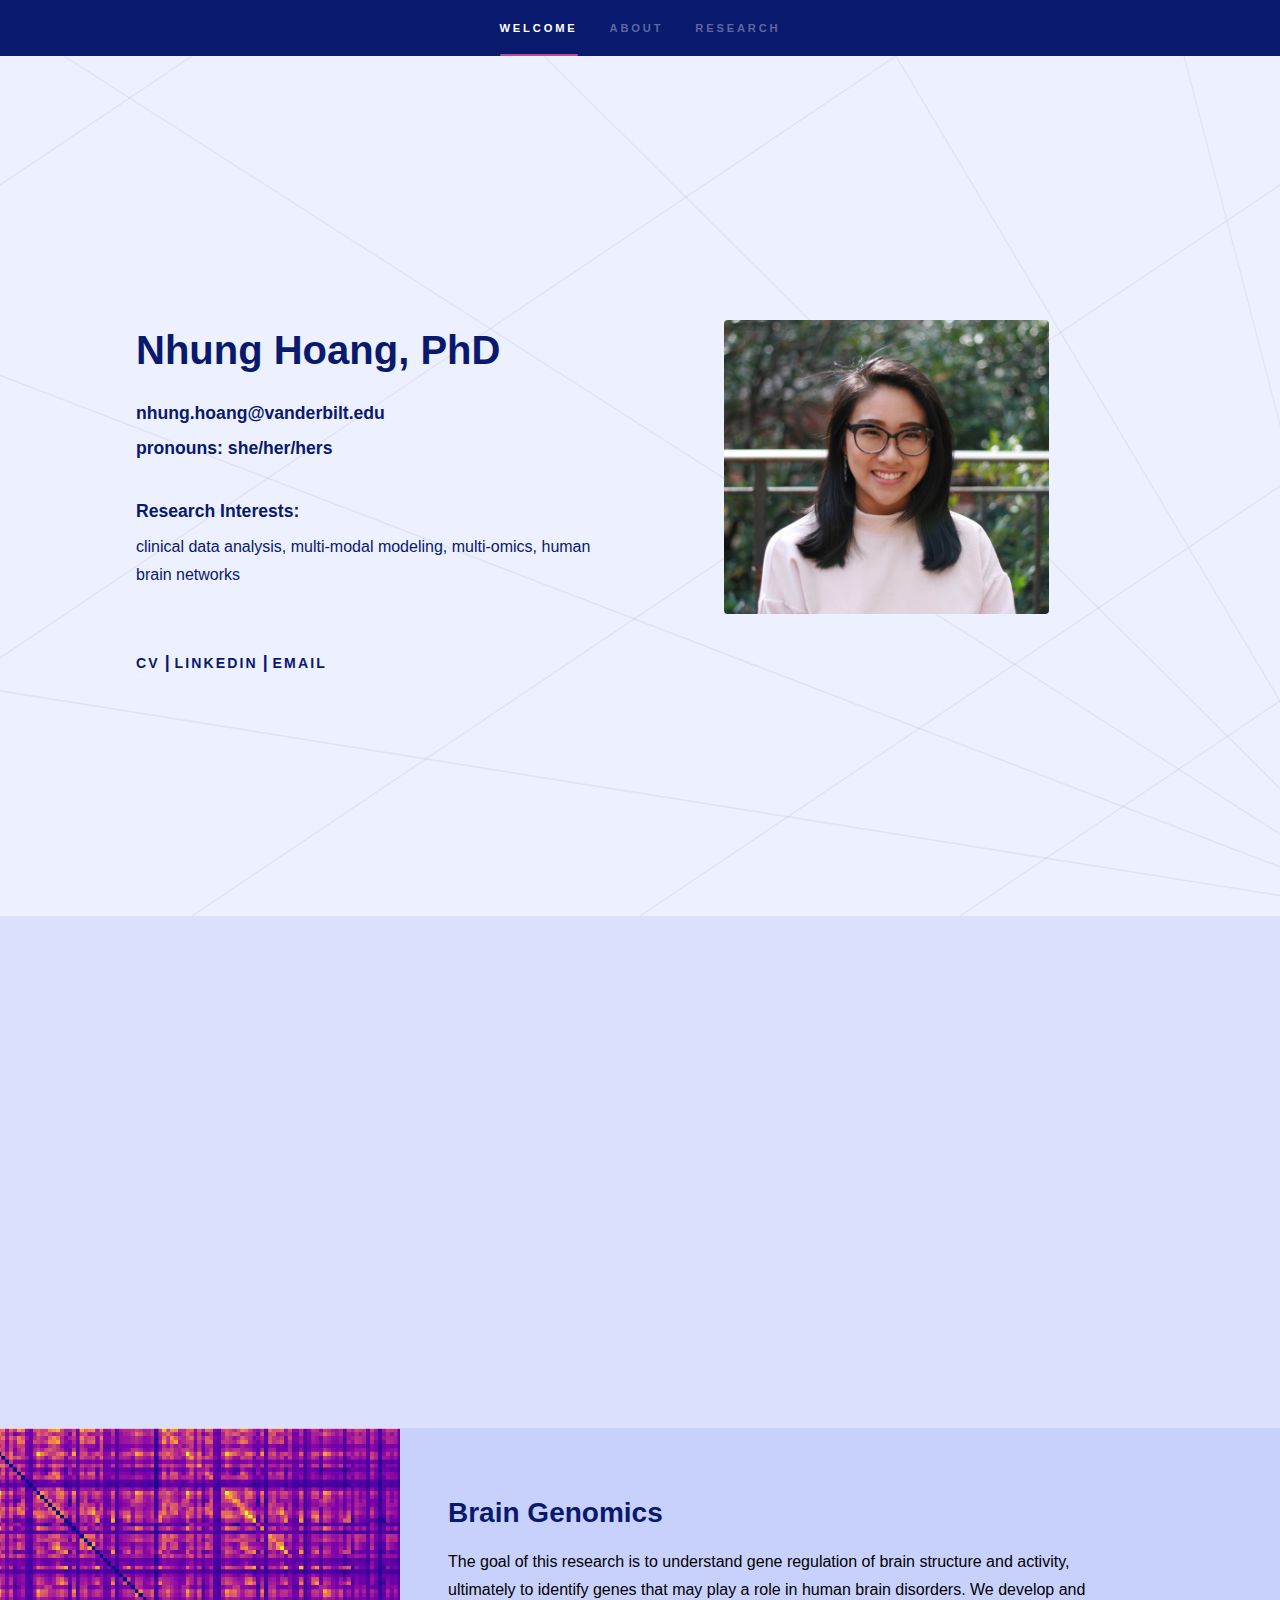
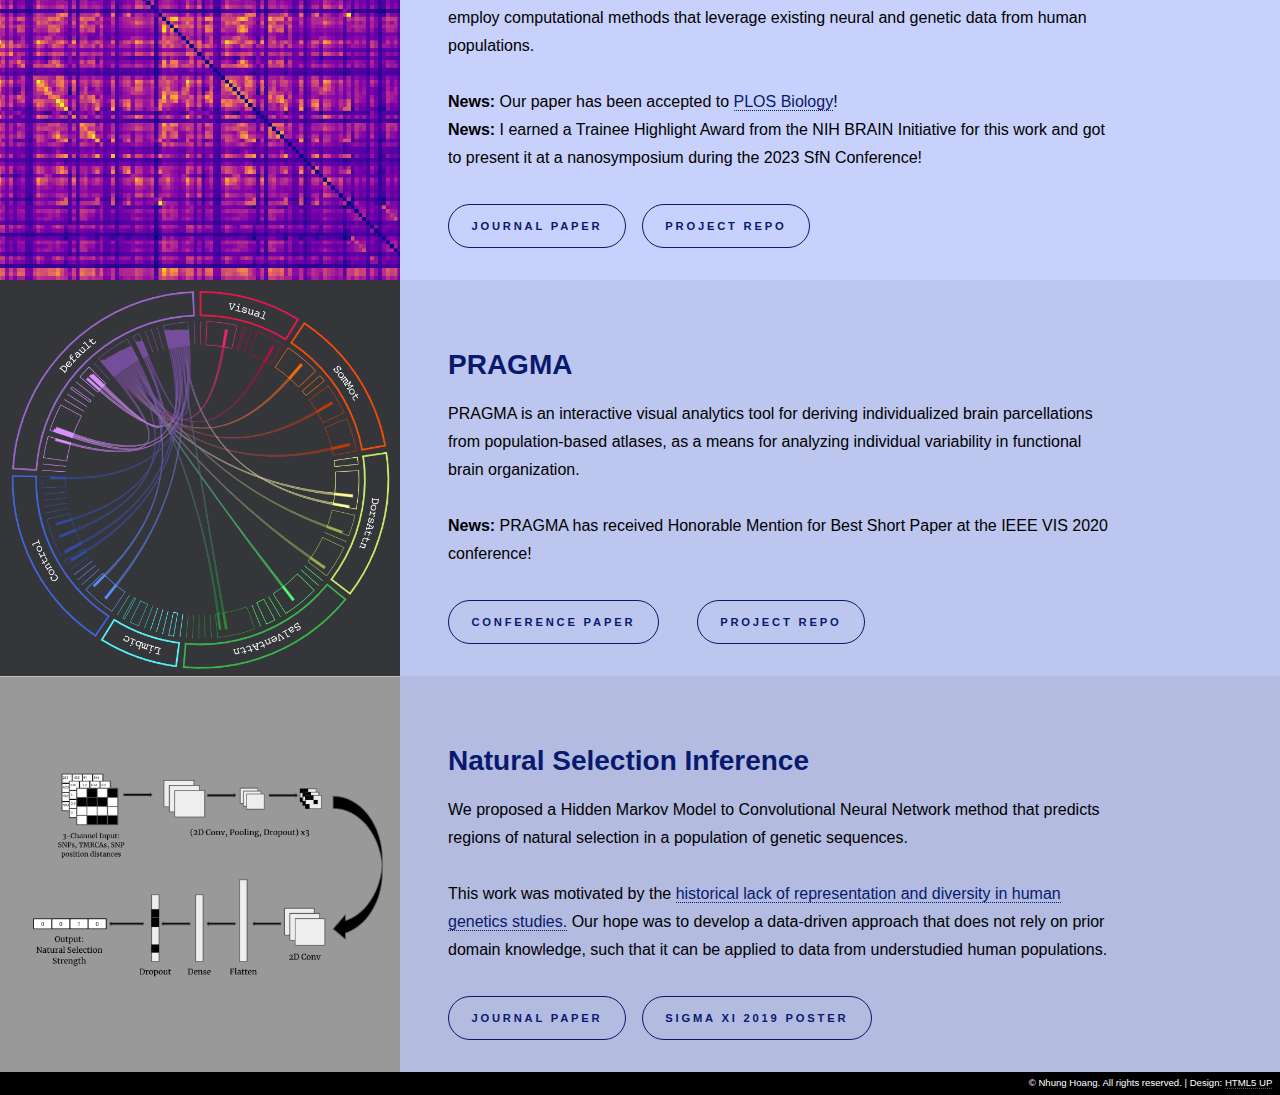
<file: index.html>
<!DOCTYPE HTML>
<!--
	Hyperspace by HTML5 UP
	html5up.net | @ajlkn
	Free for personal and commercial use under the CCA 3.0 license (html5up.net/license)

	Modified by Nhung Hoang (2020)
-->
<html>
	<head>
		<title>Nhung Hoang</title>
		<meta charset="utf-8" />
		<meta name="viewport" content="width=device-width, initial-scale=1, user-scalable=no" />
        <meta name="google-site-verification" content="8ulT0guJZN6Cw-CFU0eICPSkIwxCScrVVlfltsKUYB4" />
		<link rel="stylesheet" href="assets/css/main.css" />
		<noscript><link rel="stylesheet" href="assets/css/noscript.css" /></noscript>
	</head>
	<body class="is-preload">

		<!-- Sidebar -->
			<section id="sidebar">
				<div class="inner">
					<nav>
						<ul>
							<li><a href="#intro">Welcome</a></li>
							<li><a href="#one">About</a></li>
							<li><a href="#two">Research</a></li>
						</ul>
					</nav>
				</div>
			</section>

		<!-- Wrapper -->
			<div id="wrapper">

				<!-- Intro -->
				<section id="intro" class="wrapper style1 fullscreen fade-up">
					<div class="inner">
							<div class="row">
								<div class="column">
									<h1>Nhung Hoang, PhD</h1>
									<h3>nhung.hoang@vanderbilt.edu</h3>
									<h3>pronouns: she/her/hers</h3>
									<br>
									<h3>Research Interests: </h3>
									<p style="color: #08196e; font-size: 1em;">clinical data analysis, multi-modal modeling, multi-omics, human brain networks</p>
									<br>
									<h3>
										<a class="major" href="https://drive.google.com/file/d/1LXNx8i1ftZk1jjzv_lJwIo_4sTu_8pvP/view?usp=sharing" target="_blank">CV</a>
										 |
										<a class="major" href="https://www.linkedin.com/in/nhunghoang/" target="_blank">LinkedIn</a>
										 |
										<a class="major" href="mailto:nhung.hoang@vanderbilt.edu">Email</a>
									</h3>
								</div>
								<div class="column">
									<div class="image main"><img src="images/headshot-2021.JPG" alt="" data-position="top center"/></div>
								</div>
							</div>
					</div>
				</section>

				<!-- One -->
				<section id="one" class="wrapper style3 fade-up">
					<div class="inner">
						<h2>About</h2>
						<p>Hello, my name is Nhung ("ny-oom") &#128522; I enjoy working on interdisciplinary research questions, especially ones 
                           with positive impact on human health. I recently earned a PhD in computer science under the guidance 
                           of <a class="minor" href="https://www.rubinovlab.net" target="_blank">Dr. Mika Rubinov</a> at Vanderbilt University.  
                           My work sought to advance our understanding of human brain organization and the genetic mechanisms that underlie individual variation in our brains.  
						</p>
						<p>
							I earned my B.A. in computer science from Swarthmore College in 2019. I am a proud first-generation
							college graduate, and one of my lifelong goals is to work with educators on expanding access to
							both STEM education and higher education. In addition to research, I love playing ultimate frisbee and
							visiting local coffee shops!
						</p>
						<!-- <p style="font-size:0.8em">
							<i>*Nhung in Vietnamese nearly sounds like "ny-oom" in American English. Imagine a racecar zooming by.</i>
						</p> -->
					</div>
				</section>

				<!-- Two -->
				<section id="two" class="wrapper style2 spotlights">
					<section>
						<a class="image"><img src="images/hcp_fc.png" alt="" data-position="center center" /></a>
						<div class="content">
							<div class="inner">
								<h2>Brain Genomics</h2>
								<p>The goal of this research is to understand gene regulation of brain structure and activity, ultimately
									to identify genes that may play a role in human brain disorders. We develop and employ computational
									methods that leverage existing neural and genetic data from human populations. 
									<br><br>
									<b>News: </b>Our paper has been accepted to <a class="minor" href="https://journals.plos.org/plosbiology/article?id=10.1371/journal.pbio.3002782" target="_blank">PLOS Biology</a>!
                                    <br>
									<b>News: </b>I earned a Trainee Highlight Award from the NIH BRAIN Initiative for this work and got to 
                                                 present it at a nanosymposium during the 2023 SfN Conference!
								</p>
								<ul class="actions">
									<li><a href="https://journals.plos.org/plosbiology/article?id=10.1371/journal.pbio.3002782" target="_blank" class="button">journal paper</a></li>
									<li><a href="https://github.com/nhunghoang/brain_genomics" target="_blank" class="button">project repo</a></li>
								</ul>
							</div>
						</div>
					</section>

					<section>
						<a class="image"><img src="images/pragma_square.png" alt="" data-position="top center" /></a>
						<div class="content">
							<div class="inner">
								<h2>PRAGMA</h2>
								<p>PRAGMA is an interactive visual analytics tool for deriving individualized brain parcellations from population-based atlases,
									as a means for analyzing individual variability in functional brain organization.
									<br><br>
									<b>News: </b>PRAGMA has received Honorable Mention for Best Short Paper at the IEEE VIS 2020 conference!
								</p>
								<ul class="actions">
									<li><a href="https://tinyurl.com/rvtfyx2j" target="_blank" class="button">conference paper</a>
										<a href="https://github.com/nhunghoang/PRAGMA" target="_blank" class="button leftmargin">project repo</a></li>
								</ul>
							</div>
						</div>
					</section>

					<section>
						<a class="image"><img src="images/hmm_cnn.png" alt="" data-position="top center" /></a>
						<div class="content">
							<div class="inner">
								<h2>Natural Selection Inference</h2>
								<p>We proposed a Hidden Markov Model to Convolutional Neural Network method that predicts regions of natural selection in a population of genetic sequences.
									<br><br>
									This work was motivated by the <a class="minor" href="https://www.cell.com/cell/pdf/S0092-8674(19)30231-4.pdf" target="_blank">
									historical lack of representation and diversity in human genetics studies.</a>
									Our hope was to develop a data-driven approach that does not rely on prior domain knowledge, such that it can be
									applied to data from understudied human populations.
								</p>
								<ul class="actions">
									<li><a href="https://onlinelibrary.wiley.com/doi/10.1111/1755-0998.13386" target="_blank" class="button">journal paper</a>
									<li><a href="https://tinyurl.com/s4a48fmy" target="_blank" class="button">Sigma Xi 2019 poster</a>
								</ul>
							</div>
						</div>
					</section>
			</div>

		<!-- Footer -->
			<footer id="footer" class="wrapper style1-alt">
				<p> &copy; Nhung Hoang. All rights reserved. | Design: <a href="http://html5up.net">HTML5 UP </a></p>
			</footer>

		<!-- Scripts -->
			<script src="assets/js/jquery.min.js"></script>
			<script src="assets/js/jquery.scrollex.min.js"></script>
			<script src="assets/js/jquery.scrolly.min.js"></script>
			<script src="assets/js/browser.min.js"></script>
			<script src="assets/js/breakpoints.min.js"></script>
			<script src="assets/js/util.js"></script>
			<script src="assets/js/main.js"></script>

	</body>
</html>
</file>
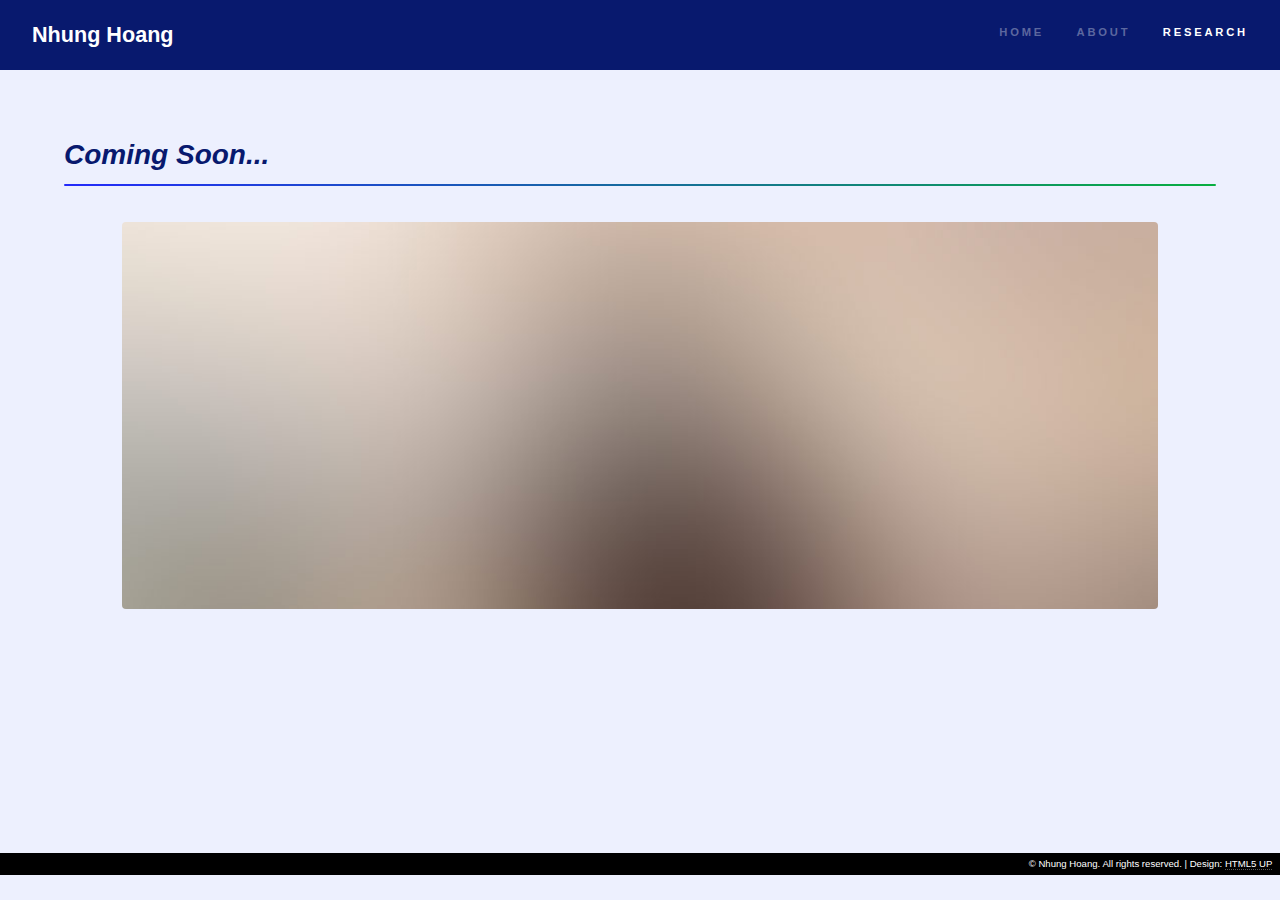
<file: brain_genomics.html>
<!DOCTYPE HTML>
<!--
	Hyperspace by HTML5 UP
	html5up.net | @ajlkn
	Free for personal and commercial use under the CCA 3.0 license (html5up.net/license)
-->
<html>
	<head>
		<title>Nhung Hoang</title>
		<meta charset="utf-8" />
		<meta name="viewport" content="width=device-width, initial-scale=1, user-scalable=no" />
		<link rel="stylesheet" href="assets/css/main.css" />
		<noscript><link rel="stylesheet" href="assets/css/noscript.css" /></noscript>
	</head>
	<body class="is-preload">

		<!-- Header -->
			<header id="header">
				<a href="index.html" class="title">Nhung Hoang</a>
				<nav>
					<ul>
						<li><a href="index.html">Home</a></li>
						<li><a href="index.html#one">About</a></li>
						<li><a href="index.html#two" class="active">Research</a></li>
						<!-- <li><a href="index.html#three">Contact</a></li> -->
					</ul>
				</nav>
			</header>

		<!-- Wrapper -->
			<div id="wrapper">

				<!-- Main -->
					<section id="main" class="wrapper">
						<div class="inner">
							<h2 class="major"><i>Coming Soon...</i></h2>
							<span class="image fit"><img src="images/tmp_pic.jpg" alt="" /></span>
							<p class="tmp">tmp</p>
							<p class="tmp">tmp</p>
							<p class="tmp">tmp</p>
						</div>
					</section>

			</div>

		<!-- Footer -->
			<footer id="footer" class="wrapper style1-alt">
				<p> &copy; Nhung Hoang. All rights reserved. | Design: <a href="http://html5up.net">HTML5 UP </a></p>
			</footer>

		<!-- Scripts -->
			<script src="assets/js/jquery.min.js"></script>
			<script src="assets/js/jquery.scrollex.min.js"></script>
			<script src="assets/js/jquery.scrolly.min.js"></script>
			<script src="assets/js/browser.min.js"></script>
			<script src="assets/js/breakpoints.min.js"></script>
			<script src="assets/js/util.js"></script>
			<script src="assets/js/main.js"></script>

	</body>
</html>
</file>
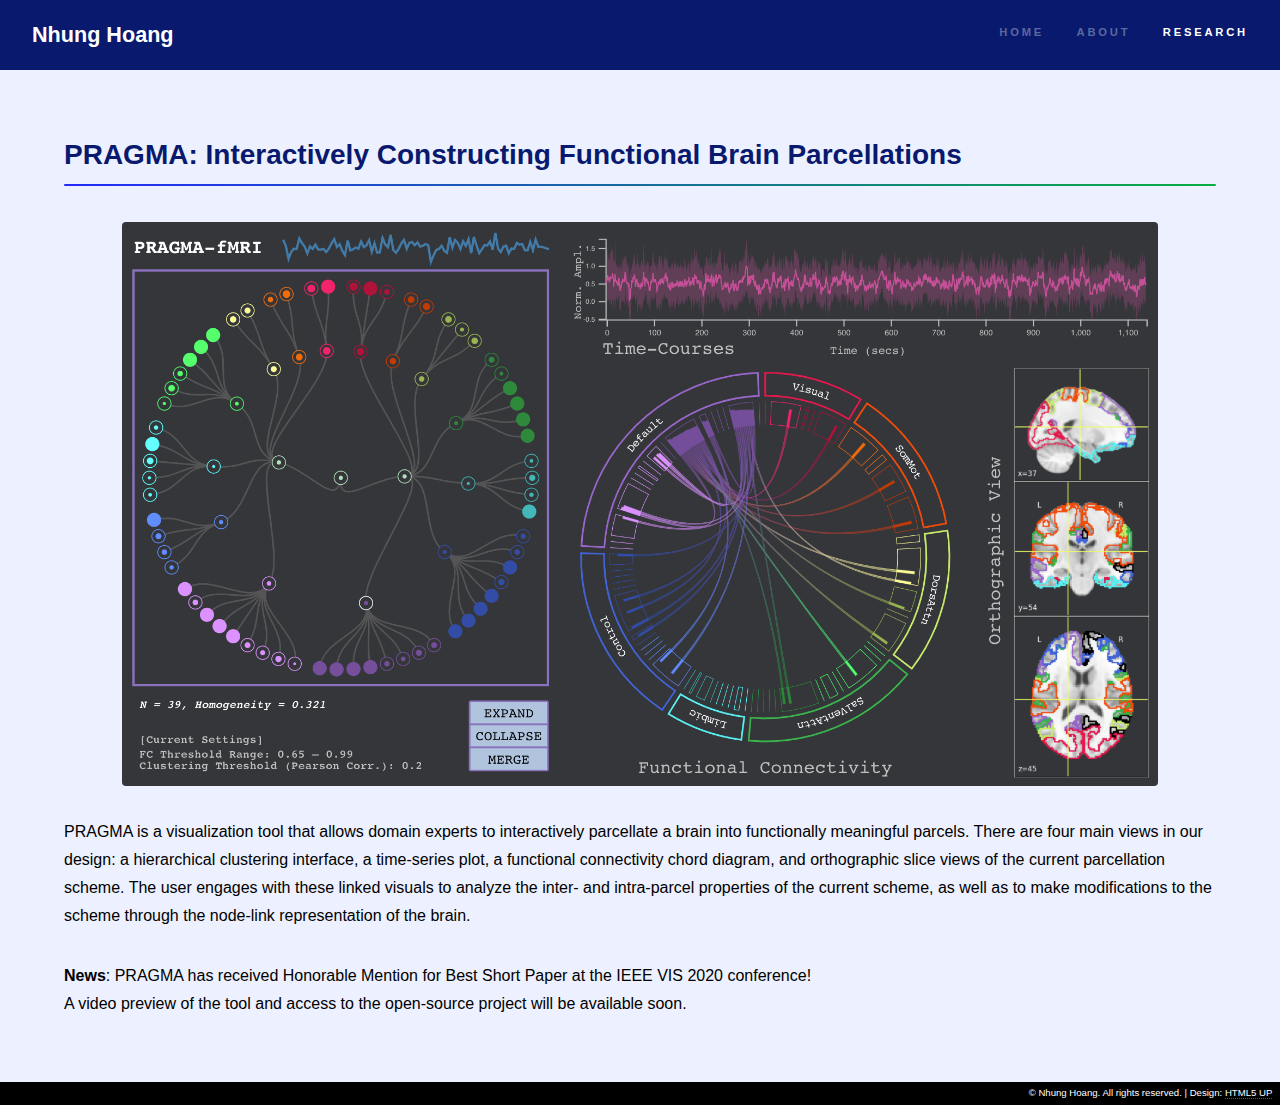
<file: pragma.html>
<!DOCTYPE HTML>
<!--
	Hyperspace by HTML5 UP
	html5up.net | @ajlkn
	Free for personal and commercial use under the CCA 3.0 license (html5up.net/license)

	Modified by Nhung Hoang (2020)
-->
<html>
	<head>
		<title>Nhung Hoang</title>
		<meta charset="utf-8" />
		<meta name="viewport" content="width=device-width, initial-scale=1, user-scalable=no" />
		<link rel="stylesheet" href="assets/css/main.css" />
		<noscript><link rel="stylesheet" href="assets/css/noscript.css" /></noscript>
	</head>
	<body class="is-preload">

		<!-- Header -->
			<header id="header">
				<a href="index.html" class="title">Nhung Hoang</a>
				<nav>
					<ul>
						<li><a href="index.html">Home</a></li>
						<li><a href="index.html#one">About</a></li>
						<li><a href="index.html#two" class="active">Research</a></li>
						<!-- <li><a href="index.html#three">Contact</a></li> -->
					</ul>
				</nav>
			</header>

		<!-- Wrapper -->
			<div id="wrapper">

				<!-- Main -->
					<section id="main" class="wrapper">
						<div class="inner">
							<h2 class="major">PRAGMA: Interactively Constructing Functional Brain Parcellations</h2>
							<span class="image fit"><img src="images/pragma_full.png" alt="" /></span>
							<p>PRAGMA is a visualization tool that allows domain experts to interactively parcellate
								a brain into functionally meaningful parcels. There are four main views in our design: a
								hierarchical clustering interface, a time-series plot, a functional connectivity chord
								diagram, and orthographic slice views of the current parcellation scheme. The user engages
								with these linked visuals	to analyze the inter- and intra-parcel properties of the current
								scheme, as well as to make modifications to the scheme through the node-link representation
								of the brain.
							</p>
							<p><strong>News</strong>: PRAGMA has received Honorable Mention for Best Short Paper at the IEEE VIS 2020 conference!
								<br>A video preview of the tool and access to the open-source project will be available soon.
							<p>
						</div>
					</section>

			</div>

		<!-- Footer -->
			<footer id="footer" class="wrapper style1-alt">
				<p> &copy; Nhung Hoang. All rights reserved. | Design: <a href="http://html5up.net">HTML5 UP </a></p>
			</footer>

		<!-- Scripts -->
			<script src="assets/js/jquery.min.js"></script>
			<script src="assets/js/jquery.scrollex.min.js"></script>
			<script src="assets/js/jquery.scrolly.min.js"></script>
			<script src="assets/js/browser.min.js"></script>
			<script src="assets/js/breakpoints.min.js"></script>
			<script src="assets/js/util.js"></script>
			<script src="assets/js/main.js"></script>

	</body>
</html>
</file>
<file: assets/css/noscript.css>
/*
	Hyperspace by HTML5 UP
	html5up.net | @ajlkn
	Free for personal and commercial use under the CCA 3.0 license (html5up.net/license)
*/

/* Spotlights */

	.spotlights > section > .image:before {
		opacity: 0 !important;
	}

	.spotlights > section > .content > .inner {
		-moz-transform: none !important;
		-webkit-transform: none !important;
		-ms-transform: none !important;
		transform: none !important;
		opacity: 1 !important;
	}

/* Wrapper */

	.wrapper > .inner {
		opacity: 1 !important;
		-moz-transform: none !important;
		-webkit-transform: none !important;
		-ms-transform: none !important;
		transform: none !important;
	}

/* Sidebar */

	#sidebar > .inner {
		opacity: 1 !important;
	}

	#sidebar nav > ul > li {
		-moz-transform: none !important;
		-webkit-transform: none !important;
		-ms-transform: none !important;
		transform: none !important;
		opacity: 1 !important;
	}
</file>
<file: assets/css/main.css>
@import url(fontawesome-all.min.css);

/*
	Hyperspace by HTML5 UP
	html5up.net | @ajlkn
	Free for personal and commercial use under the CCA 3.0 license (html5up.net/license)

	Modified by Nhung Hoang (2020)
*/

:root {
	/* space */
	--menu-pink: #b74e91;
	--menu-base: #08196e;
	--main-base: #edf0fe; /* f8f8fa */
	--about-base: #dbe0fc; /* #edf0fe */
	--project-base-lightest: #c8d1fb; /* #e5e6eb */
	--footer-base: #000000; /* nice dark purple: 493382 */
	--gradient-start: #232afa;
	--gradient-end: #09ae40;

	/* text */
	--menu-active: #ffffff;
	--menu-inactive: rgba(255, 255, 255, 0.35);
	--menu-hover: rgba(255, 255, 255, 0.55);
	--main-header: #08196e; /* 474747 */
	--main-hover: #c0c2ce;

	/* button */
	--button-outline: rgba(8, 25, 110, 1);
	--button-text: rgba(8, 25, 110, 1);
	--button-hover: rgba(8, 25, 110, 0.5);

}

html, body, div, span, applet, object,
iframe, h1, h2, h3, h4, h5, h6, p, blockquote,
pre, a, abbr, acronym, address, big, cite,
code, del, dfn, em, img, ins, kbd, q, s, samp,
small, strike, strong, sub, sup, tt, var, b,
u, i, center, dl, dt, dd, ol, ul, li, fieldset,
form, label, legend, table, caption, tbody,
tfoot, thead, tr, th, td, article, aside,
canvas, details, embed, figure, figcaption,
footer, header, hgroup, menu, nav, output, ruby,
section, summary, time, mark, audio, video {
	margin: 0;
	padding: 0;
	border: 0;
	font-size: 100%;
	font: inherit;
	vertical-align: baseline;}

article, aside, details, figcaption, figure,
footer, header, hgroup, menu, nav, section {
	display: block;}

body {
	line-height: 1;
}

ol, ul {
	list-style: none;
}

blockquote, q {
	quotes: none;
}

	blockquote:before, blockquote:after, q:before, q:after {
		content: '';
		content: none;
	}

table {
	border-collapse: collapse;
	border-spacing: 0;
}

body {
	-webkit-text-size-adjust: none;
}

mark {
	background-color: transparent;
	color: inherit;
}

input::-moz-focus-inner {
	border: 0;
	padding: 0;
}

input, select, textarea {
	-moz-appearance: none;
	-webkit-appearance: none;
	-ms-appearance: none;
	appearance: none;
}

/* Basic */

	@-ms-viewport {
		width: device-width;
	}

	body {
		-ms-overflow-style: scrollbar;
	}

	@media screen and (max-width: 480px) {

		html, body {
			min-width: 320px;
		}

	}

	html {
		box-sizing: border-box;
	}

	*, *:before, *:after {
		box-sizing: inherit;
	}

	body {
		background: var(--main-base)	;
	}

		body.is-preload *, body.is-preload *:before, body.is-preload *:after {
			-moz-animation: none !important;
			-webkit-animation: none !important;
			-ms-animation: none !important;
			animation: none !important;
			-moz-transition: none !important;
			-webkit-transition: none !important;
			-ms-transition: none !important;
			transition: none !important;
		}

/* Type */

	body, input, select, textarea {
		color: #000000;
		font-family: Arial, Helvetica, sans-serif;
		font-size: 16.5pt;
		font-weight: normal;
		line-height: 1.75;
	}

		@media screen and (max-width: 1680px) {

			body, input, select, textarea {
				font-size: 13pt;
			}

		}

		@media screen and (max-width: 1280px) {

			body, input, select, textarea {
				font-size: 12pt;
			}

		}

		@media screen and (max-width: 360px) {

			body, input, select, textarea {
				font-size: 11pt;
			}

		}

	a {
		-moz-transition: color 0.2s ease, border-bottom-color 0.2s ease;
		-webkit-transition: color 0.2s ease, border-bottom-color 0.2s ease;
		-ms-transition: color 0.2s ease, border-bottom-color 0.2s ease;
		transition: color 0.2s ease, border-bottom-color 0.2s ease;
		border-bottom: dotted 1px rgba(255, 255, 255, 0.35);
		color: inherit;
		text-decoration: none;
	}

		a:hover {
			border-bottom-color: transparent;
			color: #ffffff;
		}

		a.major {
			color: var(--main-header);
			font-size: 0.8em;
			font-weight: bold;
			letter-spacing: 0.15em;
			line-height: 1.75;
			outline: 0;
			padding: 0.35em 0;
			position: relative;
			text-decoration: none;
			text-transform: uppercase;
			/* border-bottom: dotted 1px var(--main-header); */
		}

		a.major:hover {
			/* border-bottom-color: transparent; */
			color: var(--main-hover);
		}

		a.minor {
			color: var(--main-header);
			border-bottom: dotted 1px var(--main-header);
		}

		a.minor:hover {
			color: var(--main-hover);
			border-bottom: dotted 1px var(--main-hover);
		}

	strong, b {
		/* color: #ffffff; */
		font-weight: bold;
	}

	em, i {
		font-style: italic;
	}

	p {
		margin: 0 0 2em 0;
	}

		p.tmp {
			color: var(--main-base);
		}

	h1, h2, h3, h4, h5, h6 {
		color: var(--main-header);
		font-weight: bold;
		line-height: 1.5;
		margin: 0 0 0.5em 0;
	}

		h1 a, h2 a, h3 a, h4 a, h5 a, h6 a {
			color: inherit;
			text-decoration: none;
		}

	h1 {
		font-size: 2.5em;
	}

		h1.major {
			margin: 0 0 1.3em 0;
			position: relative;
			padding-bottom: 0.35em;
		}

			h1.major:after {
				background-image: -moz-linear-gradient(to right, var(--gradient-start), var(--gradient-end));
				background-image: -webkit-linear-gradient(to right, var(--gradient-start), var(--gradient-end));
				background-image: -ms-linear-gradient(to right, var(--gradient-start), var(--gradient-end));
				background-image: linear-gradient(to right, var(--gradient-start), var(--gradient-end));
				-moz-transition: max-width 0.2s ease;
				-webkit-transition: max-width 0.2s ease;
				-ms-transition: max-width 0.2s ease;
				transition: max-width 0.2s ease;
				border-radius: 0.2em;
				bottom: 0;
				content: '';
				height: 0.05em;
				position: absolute;
				right: 0;
				width: 100%;
			}

	h2 {
		font-size: 1.75em;
	}

		h2.major {
			margin: 0 0 1.3em 0;
			position: relative;
			padding-bottom: 0.35em;
		}

			h2.major:after {
				background-image: -moz-linear-gradient(to right, var(--gradient-start), var(--gradient-end));
				background-image: -webkit-linear-gradient(to right, var(--gradient-start), var(--gradient-end));
				background-image: -ms-linear-gradient(to right, var(--gradient-start), var(--gradient-end));
				background-image: linear-gradient(to right, var(--gradient-start), var(--gradient-end));
				-moz-transition: max-width 0.2s ease;
				-webkit-transition: max-width 0.2s ease;
				-ms-transition: max-width 0.2s ease;
				transition: max-width 0.2s ease;
				border-radius: 0.2em;
				bottom: 0;
				content: '';
				height: 0.05em;
				position: absolute;
				right: 0;
				width: 100%;
			}

	h3 {
		font-size: 1.1em;
	}

	h4 {
		font-size: 1em;
	}

	h5 {
		font-size: 0.8em;
		margin-top: -2em; /* specifically for the main page (pronouns) */
	}

	h6 {
		font-size: 0.6em;
	}

	@media screen and (max-width: 736px) {

		h1 {
			font-size: 2em;
		}

		h2 {
			font-size: 1.25em;
		}

		h3 {
			font-size: 1em;
		}

		h4 {
			font-size: 0.8em;
		}

		h5 {
			font-size: 0.6em;
		}

		h6 {
			font-size: 0.6em;
		}

	}

	sub {
		font-size: 0.8em;
		position: relative;
		top: 0.5em;
	}

	sup {
		font-size: 0.8em;
		position: relative;
		top: -0.5em;
	}

	blockquote {
		border-left: solid 4px rgba(255, 255, 255, 0.15);
		font-style: italic;
		margin: 0 0 2em 0;
		padding: 0.5em 0 0.5em 2em;
	}

	code {
		background: rgba(255, 255, 255, 0.05);
		border-radius: 0.25em;
		border: solid 1px rgba(255, 255, 255, 0.15);
		font-family: "Courier New", monospace;
		font-size: 0.9em;
		margin: 0 0.25em;
		padding: 0.25em 0.65em;
	}

	pre {
		-webkit-overflow-scrolling: touch;
		font-family: "Courier New", monospace;
		font-size: 0.9em;
		margin: 0 0 2em 0;
	}

		pre code {
			display: block;
			line-height: 1.75em;
			padding: 1em 1.5em;
			overflow-x: auto;
		}

	hr {
		border: 0;
		border-bottom: solid 1px rgba(255, 255, 255, 0.15);
		margin: 2em 0;
	}

		hr.major {
			margin: 3em 0;
		}

	.align-left {
		text-align: left;
	}

	.align-center {
		text-align: center;
	}

	.align-right {
		text-align: right;
	}

/* Row */

	.row {
		display: flex;
		flex-wrap: wrap;
		box-sizing: border-box;
		align-items: stretch;
	}

		.row > * {
			box-sizing: border-box;
		}

		.row.gtr-uniform > * > :last-child {
			margin-bottom: 0;
		}

		.row.aln-left {
			justify-content: flex-start;
		}

		.row.aln-center {
			justify-content: center;
		}

		.row.aln-right {
			justify-content: flex-end;
		}

		.row.aln-top {
			align-items: flex-start;
		}

		.row.aln-middle {
			align-items: center;
		}

		.row.aln-bottom {
			align-items: flex-end;
		}

		.row > .imp {
			order: -1;
		}

		.row > .col-1 {
			width: 8.33333%;
		}

		.row > .off-1 {
			margin-left: 8.33333%;
		}

		.row > .col-2 {
			width: 16.66667%;
		}

		.row > .off-2 {
			margin-left: 16.66667%;
		}

		.row > .col-3 {
			width: 25%;
		}

		.row > .off-3 {
			margin-left: 25%;
		}

		.row > .col-4 {
			width: 33.33333%;
		}

		.row > .off-4 {
			margin-left: 33.33333%;
		}

		.row > .col-5 {
			width: 41.66667%;
		}

		.row > .off-5 {
			margin-left: 41.66667%;
		}

		.row > .col-6 {
			width: 50%;
		}

		.row > .off-6 {
			margin-left: 50%;
		}

		.row > .col-7 {
			width: 58.33333%;
		}

		.row > .off-7 {
			margin-left: 58.33333%;
		}

		.row > .col-8 {
			width: 66.66667%;
		}

		.row > .off-8 {
			margin-left: 66.66667%;
		}

		.row > .col-9 {
			width: 75%;
		}

		.row > .off-9 {
			margin-left: 75%;
		}

		.row > .col-10 {
			width: 83.33333%;
		}

		.row > .off-10 {
			margin-left: 83.33333%;
		}

		.row > .col-11 {
			width: 91.66667%;
		}

		.row > .off-11 {
			margin-left: 91.66667%;
		}

		.row > .col-12 {
			width: 100%;
		}

		.row > .off-12 {
			margin-left: 100%;
		}

		.row.gtr-0 {
			margin-top: 0;
			margin-left: 0em;
		}

			.row.gtr-0 > * {
				padding: 0 0 0 0em;
			}

			.row.gtr-0.gtr-uniform {
				margin-top: 0em;
			}

				.row.gtr-0.gtr-uniform > * {
					padding-top: 0em;
				}

		.row.gtr-25 {
			margin-top: 0;
			margin-left: -0.375em;
		}

			.row.gtr-25 > * {
				padding: 0 0 0 0.375em;
			}

			.row.gtr-25.gtr-uniform {
				margin-top: -0.375em;
			}

				.row.gtr-25.gtr-uniform > * {
					padding-top: 0.375em;
				}

		.row.gtr-50 {
			margin-top: 0;
			margin-left: -0.75em;
		}

			.row.gtr-50 > * {
				padding: 0 0 0 0.75em;
			}

			.row.gtr-50.gtr-uniform {
				margin-top: -0.75em;
			}

				.row.gtr-50.gtr-uniform > * {
					padding-top: 0.75em;
				}

		.row {
			margin-top: 0;
			margin-left: -1.5em;
		}

			.row > * {
				padding: 0 0 0 1.5em;
			}

			.row.gtr-uniform {
				margin-top: -1.5em;
			}

				.row.gtr-uniform > * {
					padding-top: 1.5em;
				}

		.row.gtr-150 {
			margin-top: 0;
			margin-left: -2.25em;
		}

			.row.gtr-150 > * {
				padding: 0 0 0 2.25em;
			}

			.row.gtr-150.gtr-uniform {
				margin-top: -2.25em;
			}

				.row.gtr-150.gtr-uniform > * {
					padding-top: 2.25em;
				}

		.row.gtr-200 {
			margin-top: 0;
			margin-left: -3em;
		}

			.row.gtr-200 > * {
				padding: 0 0 0 3em;
			}

			.row.gtr-200.gtr-uniform {
				margin-top: -3em;
			}

				.row.gtr-200.gtr-uniform > * {
					padding-top: 3em;
				}

		@media screen and (max-width: 1680px) {

			.row {
				display: flex;
				flex-wrap: wrap;
				box-sizing: border-box;
				align-items: stretch;
			}

				.row > * {
					box-sizing: border-box;
				}

				.row.gtr-uniform > * > :last-child {
					margin-bottom: 0;
				}

				.row.aln-left {
					justify-content: flex-start;
				}

				.row.aln-center {
					justify-content: center;
				}

				.row.aln-right {
					justify-content: flex-end;
				}

				.row.aln-top {
					align-items: flex-start;
				}

				.row.aln-middle {
					align-items: center;
				}

				.row.aln-bottom {
					align-items: flex-end;
				}

				.row > .imp-xlarge {
					order: -1;
				}

				.row > .col-1-xlarge {
					width: 8.33333%;
				}

				.row > .off-1-xlarge {
					margin-left: 8.33333%;
				}

				.row > .col-2-xlarge {
					width: 16.66667%;
				}

				.row > .off-2-xlarge {
					margin-left: 16.66667%;
				}

				.row > .col-3-xlarge {
					width: 25%;
				}

				.row > .off-3-xlarge {
					margin-left: 25%;
				}

				.row > .col-4-xlarge {
					width: 33.33333%;
				}

				.row > .off-4-xlarge {
					margin-left: 33.33333%;
				}

				.row > .col-5-xlarge {
					width: 41.66667%;
				}

				.row > .off-5-xlarge {
					margin-left: 41.66667%;
				}

				.row > .col-6-xlarge {
					width: 50%;
				}

				.row > .off-6-xlarge {
					margin-left: 50%;
				}

				.row > .col-7-xlarge {
					width: 58.33333%;
				}

				.row > .off-7-xlarge {
					margin-left: 58.33333%;
				}

				.row > .col-8-xlarge {
					width: 66.66667%;
				}

				.row > .off-8-xlarge {
					margin-left: 66.66667%;
				}

				.row > .col-9-xlarge {
					width: 75%;
				}

				.row > .off-9-xlarge {
					margin-left: 75%;
				}

				.row > .col-10-xlarge {
					width: 83.33333%;
				}

				.row > .off-10-xlarge {
					margin-left: 83.33333%;
				}

				.row > .col-11-xlarge {
					width: 91.66667%;
				}

				.row > .off-11-xlarge {
					margin-left: 91.66667%;
				}

				.row > .col-12-xlarge {
					width: 100%;
				}

				.row > .off-12-xlarge {
					margin-left: 100%;
				}

				.row.gtr-0 {
					margin-top: 0;
					margin-left: 0em;
				}

					.row.gtr-0 > * {
						padding: 0 0 0 0em;
					}

					.row.gtr-0.gtr-uniform {
						margin-top: 0em;
					}

						.row.gtr-0.gtr-uniform > * {
							padding-top: 0em;
						}

				.row.gtr-25 {
					margin-top: 0;
					margin-left: -0.375em;
				}

					.row.gtr-25 > * {
						padding: 0 0 0 0.375em;
					}

					.row.gtr-25.gtr-uniform {
						margin-top: -0.375em;
					}

						.row.gtr-25.gtr-uniform > * {
							padding-top: 0.375em;
						}

				.row.gtr-50 {
					margin-top: 0;
					margin-left: -0.75em;
				}

					.row.gtr-50 > * {
						padding: 0 0 0 0.75em;
					}

					.row.gtr-50.gtr-uniform {
						margin-top: -0.75em;
					}

						.row.gtr-50.gtr-uniform > * {
							padding-top: 0.75em;
						}

				.row {
					margin-top: 0;
					margin-left: -1.5em;
				}

					.row > * {
						padding: 0 0 0 1.5em;
					}

					.row.gtr-uniform {
						margin-top: -1.5em;
					}

						.row.gtr-uniform > * {
							padding-top: 1.5em;
						}

				.row.gtr-150 {
					margin-top: 0;
					margin-left: -2.25em;
				}

					.row.gtr-150 > * {
						padding: 0 0 0 2.25em;
					}

					.row.gtr-150.gtr-uniform {
						margin-top: -2.25em;
					}

						.row.gtr-150.gtr-uniform > * {
							padding-top: 2.25em;
						}

				.row.gtr-200 {
					margin-top: 0;
					margin-left: -3em;
				}

					.row.gtr-200 > * {
						padding: 0 0 0 3em;
					}

					.row.gtr-200.gtr-uniform {
						margin-top: -3em;
					}

						.row.gtr-200.gtr-uniform > * {
							padding-top: 3em;
						}

		}

		@media screen and (max-width: 1280px) {

			.row {
				display: flex;
				flex-wrap: wrap;
				box-sizing: border-box;
				align-items: stretch;
			}

				.row > * {
					box-sizing: border-box;
				}

				.row.gtr-uniform > * > :last-child {
					margin-bottom: 0;
				}

				.row.aln-left {
					justify-content: flex-start;
				}

				.row.aln-center {
					justify-content: center;
				}

				.row.aln-right {
					justify-content: flex-end;
				}

				.row.aln-top {
					align-items: flex-start;
				}

				.row.aln-middle {
					align-items: center;
				}

				.row.aln-bottom {
					align-items: flex-end;
				}

				.row > .imp-large {
					order: -1;
				}

				.row > .col-1-large {
					width: 8.33333%;
				}

				.row > .off-1-large {
					margin-left: 8.33333%;
				}

				.row > .col-2-large {
					width: 16.66667%;
				}

				.row > .off-2-large {
					margin-left: 16.66667%;
				}

				.row > .col-3-large {
					width: 25%;
				}

				.row > .off-3-large {
					margin-left: 25%;
				}

				.row > .col-4-large {
					width: 33.33333%;
				}

				.row > .off-4-large {
					margin-left: 33.33333%;
				}

				.row > .col-5-large {
					width: 41.66667%;
				}

				.row > .off-5-large {
					margin-left: 41.66667%;
				}

				.row > .col-6-large {
					width: 50%;
				}

				.row > .off-6-large {
					margin-left: 50%;
				}

				.row > .col-7-large {
					width: 58.33333%;
				}

				.row > .off-7-large {
					margin-left: 58.33333%;
				}

				.row > .col-8-large {
					width: 66.66667%;
				}

				.row > .off-8-large {
					margin-left: 66.66667%;
				}

				.row > .col-9-large {
					width: 75%;
				}

				.row > .off-9-large {
					margin-left: 75%;
				}

				.row > .col-10-large {
					width: 83.33333%;
				}

				.row > .off-10-large {
					margin-left: 83.33333%;
				}

				.row > .col-11-large {
					width: 91.66667%;
				}

				.row > .off-11-large {
					margin-left: 91.66667%;
				}

				.row > .col-12-large {
					width: 100%;
				}

				.row > .off-12-large {
					margin-left: 100%;
				}

				.row.gtr-0 {
					margin-top: 0;
					margin-left: 0em;
				}

					.row.gtr-0 > * {
						padding: 0 0 0 0em;
					}

					.row.gtr-0.gtr-uniform {
						margin-top: 0em;
					}

						.row.gtr-0.gtr-uniform > * {
							padding-top: 0em;
						}

				.row.gtr-25 {
					margin-top: 0;
					margin-left: -0.375em;
				}

					.row.gtr-25 > * {
						padding: 0 0 0 0.375em;
					}

					.row.gtr-25.gtr-uniform {
						margin-top: -0.375em;
					}

						.row.gtr-25.gtr-uniform > * {
							padding-top: 0.375em;
						}

				.row.gtr-50 {
					margin-top: 0;
					margin-left: -0.75em;
				}

					.row.gtr-50 > * {
						padding: 0 0 0 0.75em;
					}

					.row.gtr-50.gtr-uniform {
						margin-top: -0.75em;
					}

						.row.gtr-50.gtr-uniform > * {
							padding-top: 0.75em;
						}

				.row {
					margin-top: 0;
					margin-left: -1.5em;
				}

					.row > * {
						padding: 0 0 0 1.5em;
					}

					.row.gtr-uniform {
						margin-top: -1.5em;
					}

						.row.gtr-uniform > * {
							padding-top: 1.5em;
						}

				.row.gtr-150 {
					margin-top: 0;
					margin-left: -2.25em;
				}

					.row.gtr-150 > * {
						padding: 0 0 0 2.25em;
					}

					.row.gtr-150.gtr-uniform {
						margin-top: -2.25em;
					}

						.row.gtr-150.gtr-uniform > * {
							padding-top: 2.25em;
						}

				.row.gtr-200 {
					margin-top: 0;
					margin-left: -3em;
				}

					.row.gtr-200 > * {
						padding: 0 0 0 3em;
					}

					.row.gtr-200.gtr-uniform {
						margin-top: -3em;
					}

						.row.gtr-200.gtr-uniform > * {
							padding-top: 3em;
						}

		}

		@media screen and (max-width: 980px) {

			.row {
				display: flex;
				flex-wrap: wrap;
				box-sizing: border-box;
				align-items: stretch;
			}

				.row > * {
					box-sizing: border-box;
				}

				.row.gtr-uniform > * > :last-child {
					margin-bottom: 0;
				}

				.row.aln-left {
					justify-content: flex-start;
				}

				.row.aln-center {
					justify-content: center;
				}

				.row.aln-right {
					justify-content: flex-end;
				}

				.row.aln-top {
					align-items: flex-start;
				}

				.row.aln-middle {
					align-items: center;
				}

				.row.aln-bottom {
					align-items: flex-end;
				}

				.row > .imp-medium {
					order: -1;
				}

				.row > .col-1-medium {
					width: 8.33333%;
				}

				.row > .off-1-medium {
					margin-left: 8.33333%;
				}

				.row > .col-2-medium {
					width: 16.66667%;
				}

				.row > .off-2-medium {
					margin-left: 16.66667%;
				}

				.row > .col-3-medium {
					width: 25%;
				}

				.row > .off-3-medium {
					margin-left: 25%;
				}

				.row > .col-4-medium {
					width: 33.33333%;
				}

				.row > .off-4-medium {
					margin-left: 33.33333%;
				}

				.row > .col-5-medium {
					width: 41.66667%;
				}

				.row > .off-5-medium {
					margin-left: 41.66667%;
				}

				.row > .col-6-medium {
					width: 50%;
				}

				.row > .off-6-medium {
					margin-left: 50%;
				}

				.row > .col-7-medium {
					width: 58.33333%;
				}

				.row > .off-7-medium {
					margin-left: 58.33333%;
				}

				.row > .col-8-medium {
					width: 66.66667%;
				}

				.row > .off-8-medium {
					margin-left: 66.66667%;
				}

				.row > .col-9-medium {
					width: 75%;
				}

				.row > .off-9-medium {
					margin-left: 75%;
				}

				.row > .col-10-medium {
					width: 83.33333%;
				}

				.row > .off-10-medium {
					margin-left: 83.33333%;
				}

				.row > .col-11-medium {
					width: 91.66667%;
				}

				.row > .off-11-medium {
					margin-left: 91.66667%;
				}

				.row > .col-12-medium {
					width: 100%;
				}

				.row > .off-12-medium {
					margin-left: 100%;
				}

				.row.gtr-0 {
					margin-top: 0;
					margin-left: 0em;
				}

					.row.gtr-0 > * {
						padding: 0 0 0 0em;
					}

					.row.gtr-0.gtr-uniform {
						margin-top: 0em;
					}

						.row.gtr-0.gtr-uniform > * {
							padding-top: 0em;
						}

				.row.gtr-25 {
					margin-top: 0;
					margin-left: -0.375em;
				}

					.row.gtr-25 > * {
						padding: 0 0 0 0.375em;
					}

					.row.gtr-25.gtr-uniform {
						margin-top: -0.375em;
					}

						.row.gtr-25.gtr-uniform > * {
							padding-top: 0.375em;
						}

				.row.gtr-50 {
					margin-top: 0;
					margin-left: -0.75em;
				}

					.row.gtr-50 > * {
						padding: 0 0 0 0.75em;
					}

					.row.gtr-50.gtr-uniform {
						margin-top: -0.75em;
					}

						.row.gtr-50.gtr-uniform > * {
							padding-top: 0.75em;
						}

				.row {
					margin-top: 0;
					margin-left: -1.5em;
				}

					.row > * {
						padding: 0 0 0 1.5em;
					}

					.row.gtr-uniform {
						margin-top: -1.5em;
					}

						.row.gtr-uniform > * {
							padding-top: 1.5em;
						}

				.row.gtr-150 {
					margin-top: 0;
					margin-left: -2.25em;
				}

					.row.gtr-150 > * {
						padding: 0 0 0 2.25em;
					}

					.row.gtr-150.gtr-uniform {
						margin-top: -2.25em;
					}

						.row.gtr-150.gtr-uniform > * {
							padding-top: 2.25em;
						}

				.row.gtr-200 {
					margin-top: 0;
					margin-left: -3em;
				}

					.row.gtr-200 > * {
						padding: 0 0 0 3em;
					}

					.row.gtr-200.gtr-uniform {
						margin-top: -3em;
					}

						.row.gtr-200.gtr-uniform > * {
							padding-top: 3em;
						}

		}

		@media screen and (max-width: 736px) {

			.row {
				display: flex;
				flex-wrap: wrap;
				box-sizing: border-box;
				align-items: stretch;
			}

				.row > * {
					box-sizing: border-box;
				}

				.row.gtr-uniform > * > :last-child {
					margin-bottom: 0;
				}

				.row.aln-left {
					justify-content: flex-start;
				}

				.row.aln-center {
					justify-content: center;
				}

				.row.aln-right {
					justify-content: flex-end;
				}

				.row.aln-top {
					align-items: flex-start;
				}

				.row.aln-middle {
					align-items: center;
				}

				.row.aln-bottom {
					align-items: flex-end;
				}

				.row > .imp-small {
					order: -1;
				}

				.row > .col-1-small {
					width: 8.33333%;
				}

				.row > .off-1-small {
					margin-left: 8.33333%;
				}

				.row > .col-2-small {
					width: 16.66667%;
				}

				.row > .off-2-small {
					margin-left: 16.66667%;
				}

				.row > .col-3-small {
					width: 25%;
				}

				.row > .off-3-small {
					margin-left: 25%;
				}

				.row > .col-4-small {
					width: 33.33333%;
				}

				.row > .off-4-small {
					margin-left: 33.33333%;
				}

				.row > .col-5-small {
					width: 41.66667%;
				}

				.row > .off-5-small {
					margin-left: 41.66667%;
				}

				.row > .col-6-small {
					width: 50%;
				}

				.row > .off-6-small {
					margin-left: 50%;
				}

				.row > .col-7-small {
					width: 58.33333%;
				}

				.row > .off-7-small {
					margin-left: 58.33333%;
				}

				.row > .col-8-small {
					width: 66.66667%;
				}

				.row > .off-8-small {
					margin-left: 66.66667%;
				}

				.row > .col-9-small {
					width: 75%;
				}

				.row > .off-9-small {
					margin-left: 75%;
				}

				.row > .col-10-small {
					width: 83.33333%;
				}

				.row > .off-10-small {
					margin-left: 83.33333%;
				}

				.row > .col-11-small {
					width: 91.66667%;
				}

				.row > .off-11-small {
					margin-left: 91.66667%;
				}

				.row > .col-12-small {
					width: 100%;
				}

				.row > .off-12-small {
					margin-left: 100%;
				}

				.row.gtr-0 {
					margin-top: 0;
					margin-left: 0em;
				}

					.row.gtr-0 > * {
						padding: 0 0 0 0em;
					}

					.row.gtr-0.gtr-uniform {
						margin-top: 0em;
					}

						.row.gtr-0.gtr-uniform > * {
							padding-top: 0em;
						}

				.row.gtr-25 {
					margin-top: 0;
					margin-left: -0.375em;
				}

					.row.gtr-25 > * {
						padding: 0 0 0 0.375em;
					}

					.row.gtr-25.gtr-uniform {
						margin-top: -0.375em;
					}

						.row.gtr-25.gtr-uniform > * {
							padding-top: 0.375em;
						}

				.row.gtr-50 {
					margin-top: 0;
					margin-left: -0.75em;
				}

					.row.gtr-50 > * {
						padding: 0 0 0 0.75em;
					}

					.row.gtr-50.gtr-uniform {
						margin-top: -0.75em;
					}

						.row.gtr-50.gtr-uniform > * {
							padding-top: 0.75em;
						}

				.row {
					margin-top: 0;
					margin-left: -1.5em;
				}

					.row > * {
						padding: 0 0 0 1.5em;
					}

					.row.gtr-uniform {
						margin-top: -1.5em;
					}

						.row.gtr-uniform > * {
							padding-top: 1.5em;
						}

				.row.gtr-150 {
					margin-top: 0;
					margin-left: -2.25em;
				}

					.row.gtr-150 > * {
						padding: 0 0 0 2.25em;
					}

					.row.gtr-150.gtr-uniform {
						margin-top: -2.25em;
					}

						.row.gtr-150.gtr-uniform > * {
							padding-top: 2.25em;
						}

				.row.gtr-200 {
					margin-top: 0;
					margin-left: -3em;
				}

					.row.gtr-200 > * {
						padding: 0 0 0 3em;
					}

					.row.gtr-200.gtr-uniform {
						margin-top: -3em;
					}

						.row.gtr-200.gtr-uniform > * {
							padding-top: 3em;
						}

		}

		@media screen and (max-width: 480px) {

			.row {
				display: flex;
				flex-wrap: wrap;
				box-sizing: border-box;
				align-items: stretch;
			}

				.row > * {
					box-sizing: border-box;
				}

				.row.gtr-uniform > * > :last-child {
					margin-bottom: 0;
				}

				.row.aln-left {
					justify-content: flex-start;
				}

				.row.aln-center {
					justify-content: center;
				}

				.row.aln-right {
					justify-content: flex-end;
				}

				.row.aln-top {
					align-items: flex-start;
				}

				.row.aln-middle {
					align-items: center;
				}

				.row.aln-bottom {
					align-items: flex-end;
				}

				.row > .imp-xsmall {
					order: -1;
				}

				.row > .col-1-xsmall {
					width: 8.33333%;
				}

				.row > .off-1-xsmall {
					margin-left: 8.33333%;
				}

				.row > .col-2-xsmall {
					width: 16.66667%;
				}

				.row > .off-2-xsmall {
					margin-left: 16.66667%;
				}

				.row > .col-3-xsmall {
					width: 25%;
				}

				.row > .off-3-xsmall {
					margin-left: 25%;
				}

				.row > .col-4-xsmall {
					width: 33.33333%;
				}

				.row > .off-4-xsmall {
					margin-left: 33.33333%;
				}

				.row > .col-5-xsmall {
					width: 41.66667%;
				}

				.row > .off-5-xsmall {
					margin-left: 41.66667%;
				}

				.row > .col-6-xsmall {
					width: 50%;
				}

				.row > .off-6-xsmall {
					margin-left: 50%;
				}

				.row > .col-7-xsmall {
					width: 58.33333%;
				}

				.row > .off-7-xsmall {
					margin-left: 58.33333%;
				}

				.row > .col-8-xsmall {
					width: 66.66667%;
				}

				.row > .off-8-xsmall {
					margin-left: 66.66667%;
				}

				.row > .col-9-xsmall {
					width: 75%;
				}

				.row > .off-9-xsmall {
					margin-left: 75%;
				}

				.row > .col-10-xsmall {
					width: 83.33333%;
				}

				.row > .off-10-xsmall {
					margin-left: 83.33333%;
				}

				.row > .col-11-xsmall {
					width: 91.66667%;
				}

				.row > .off-11-xsmall {
					margin-left: 91.66667%;
				}

				.row > .col-12-xsmall {
					width: 100%;
				}

				.row > .off-12-xsmall {
					margin-left: 100%;
				}

				.row.gtr-0 {
					margin-top: 0;
					margin-left: 0em;
				}

					.row.gtr-0 > * {
						padding: 0 0 0 0em;
					}

					.row.gtr-0.gtr-uniform {
						margin-top: 0em;
					}

						.row.gtr-0.gtr-uniform > * {
							padding-top: 0em;
						}

				.row.gtr-25 {
					margin-top: 0;
					margin-left: -0.375em;
				}

					.row.gtr-25 > * {
						padding: 0 0 0 0.375em;
					}

					.row.gtr-25.gtr-uniform {
						margin-top: -0.375em;
					}

						.row.gtr-25.gtr-uniform > * {
							padding-top: 0.375em;
						}

				.row.gtr-50 {
					margin-top: 0;
					margin-left: -0.75em;
				}

					.row.gtr-50 > * {
						padding: 0 0 0 0.75em;
					}

					.row.gtr-50.gtr-uniform {
						margin-top: -0.75em;
					}

						.row.gtr-50.gtr-uniform > * {
							padding-top: 0.75em;
						}

				.row {
					margin-top: 0;
					margin-left: -1.5em;
				}

					.row > * {
						padding: 0 0 0 1.5em;
					}

					.row.gtr-uniform {
						margin-top: -1.5em;
					}

						.row.gtr-uniform > * {
							padding-top: 1.5em;
						}

				.row.gtr-150 {
					margin-top: 0;
					margin-left: -2.25em;
				}

					.row.gtr-150 > * {
						padding: 0 0 0 2.25em;
					}

					.row.gtr-150.gtr-uniform {
						margin-top: -2.25em;
					}

						.row.gtr-150.gtr-uniform > * {
							padding-top: 2.25em;
						}

				.row.gtr-200 {
					margin-top: 0;
					margin-left: -3em;
				}

					.row.gtr-200 > * {
						padding: 0 0 0 3em;
					}

					.row.gtr-200.gtr-uniform {
						margin-top: -3em;
					}

						.row.gtr-200.gtr-uniform > * {
							padding-top: 3em;
						}

		}

/* Button */

	input[type="submit"],
	input[type="reset"],
	input[type="button"],
	button,
	.button {
		-moz-appearance: none;
		-webkit-appearance: none;
		-ms-appearance: none;
		appearance: none;
		-moz-transition: border-color 0.2s ease, color 0.2s ease;
		-webkit-transition: border-color 0.2s ease, color 0.2s ease;
		-ms-transition: border-color 0.2s ease, color 0.2s ease;
		transition: border-color 0.2s ease, color 0.2s ease;
		background-color: transparent;
		border: solid 1.2px !important;
		border-color: var(--button-outline) !important;
		border-radius: 4em;
		color: var(--button-text) !important;
		cursor: pointer;
		display: inline-block;
		font-size: 0.7em;
		font-weight: bold;
		height: calc(3.75em + 2px);
		letter-spacing: 0.25em;
		line-height: 3.75em;
		outline: 0;
		padding: 0 2em;
		position: relative;
		text-align: center;
		text-decoration: none;
		text-transform: uppercase;
		white-space: nowrap;
	}

	.button.leftmargin {
		margin-left: 3em;
	}

		input[type="submit"]:after,
		input[type="reset"]:after,
		input[type="button"]:after,
		button:after,
		.button:after {
			-moz-transform: scale(0.25);
			-webkit-transform: scale(0.25);
			-ms-transform: scale(0.25);
			transform: scale(0.25);
			pointer-events: none;
			-moz-transition: opacity 0.2s ease, -moz-transform 0.2s ease;
			-webkit-transition: opacity 0.2s ease, -webkit-transform 0.2s ease;
			-ms-transition: opacity 0.2s ease, -ms-transform 0.2s ease;
			transition: opacity 0.2s ease, transform 0.2s ease;
			/* background: #ffffff; */
			border-radius: 3em;
			content: '';
			height: 100%;
			left: 0;
			opacity: 0;
			position: absolute;
			top: 0;
			width: 100%;
		}

		input[type="submit"].icon:before,
		input[type="reset"].icon:before,
		input[type="button"].icon:before,
		button.icon:before,
		.button.icon:before {
			margin-right: 0.75em;
		}

		input[type="submit"].fit,
		input[type="reset"].fit,
		input[type="button"].fit,
		button.fit,
		.button.fit {
			width: 100%;
		}

		input[type="submit"].small,
		input[type="reset"].small,
		input[type="button"].small,
		button.small,
		.button.small {
			font-size: 0.4em;
		}

		input[type="submit"].large,
		input[type="reset"].large,
		input[type="button"].large,
		button.large,
		.button.large {
			font-size: 0.8em;
		}

		input[type="submit"].primary,
		input[type="reset"].primary,
		input[type="button"].primary,
		button.primary,
		.button.primary {
			background-color: #ffffff;
			color: #312450 !important;
		}

			input[type="submit"].primary:after,
			input[type="reset"].primary:after,
			input[type="button"].primary:after,
			button.primary:after,
			.button.primary:after {
				display: none;
			}

		input[type="submit"].disabled, input[type="submit"]:disabled,
		input[type="reset"].disabled,
		input[type="reset"]:disabled,
		input[type="button"].disabled,
		input[type="button"]:disabled,
		button.disabled,
		button:disabled,
		.button.disabled,
		.button:disabled {
			cursor: default;
			opacity: 0.5;
			pointer-events: none;
		}

		input[type="submit"]:hover,
		input[type="reset"]:hover,
		input[type="button"]:hover,
		button:hover,
		.button:hover {
			border-color: var(--button-hover) !important;
			color: var(--button-hover) !important;
		}

			input[type="submit"]:hover:after,
			input[type="reset"]:hover:after,
			input[type="button"]:hover:after,
			button:hover:after,
			.button:hover:after {
				opacity: 0.05;
				-moz-transform: scale(1);
				-webkit-transform: scale(1);
				-ms-transform: scale(1);
				transform: scale(1);
			}

			input[type="submit"]:hover:active,
			input[type="reset"]:hover:active,
			input[type="button"]:hover:active,
			button:hover:active,
			.button:hover:active {
				border-color: var(--button-hover) !important;
				color: var(--button-hover) !important;
			}

				input[type="submit"]:hover:active:after,
				input[type="reset"]:hover:active:after,
				input[type="button"]:hover:active:after,
				button:hover:active:after,
				/* .button:hover:active:after {
					opacity: 0.1;
				} */

/* Features */

	.features {
		display: -moz-flex;
		display: -webkit-flex;
		display: -ms-flex;
		display: flex;
		-moz-flex-wrap: wrap;
		-webkit-flex-wrap: wrap;
		-ms-flex-wrap: wrap;
		flex-wrap: wrap;
		border-radius: 0.25em;
		border: solid 1px rgba(255, 255, 255, 0.15);
		background: rgba(255, 255, 255, 0.05);
		margin: 0 0 2em 0;
	}

		.features section {
			padding: 3.5em 3em 1em 7em ;
			width: 50%;
			border-top: solid 1px rgba(255, 255, 255, 0.15);
			position: relative;
		}

			.features section:nth-child(-n + 2) {
				border-top-width: 0;
			}

			.features section:nth-child(2n) {
				border-left: solid 1px rgba(255, 255, 255, 0.15);
			}

			.features section .icon {
				-moz-transition: opacity 0.5s ease, -moz-transform 0.5s ease;
				-webkit-transition: opacity 0.5s ease, -webkit-transform 0.5s ease;
				-ms-transition: opacity 0.5s ease, -ms-transform 0.5s ease;
				transition: opacity 0.5s ease, transform 0.5s ease;
				-moz-transition-delay: 1s;
				-webkit-transition-delay: 1s;
				-ms-transition-delay: 1s;
				transition-delay: 1s;
				-moz-transform: scale(1);
				-webkit-transform: scale(1);
				-ms-transform: scale(1);
				transform: scale(1);
				position: absolute;
				left: 3em;
				top: 3em;
				opacity: 1;
			}

			.features section:nth-child(1) .icon {
				-moz-transition-delay: 0.15s;
				-webkit-transition-delay: 0.15s;
				-ms-transition-delay: 0.15s;
				transition-delay: 0.15s;
			}

			.features section:nth-child(2) .icon {
				-moz-transition-delay: 0.3s;
				-webkit-transition-delay: 0.3s;
				-ms-transition-delay: 0.3s;
				transition-delay: 0.3s;
			}

			.features section:nth-child(3) .icon {
				-moz-transition-delay: 0.45s;
				-webkit-transition-delay: 0.45s;
				-ms-transition-delay: 0.45s;
				transition-delay: 0.45s;
			}

			.features section:nth-child(4) .icon {
				-moz-transition-delay: 0.6s;
				-webkit-transition-delay: 0.6s;
				-ms-transition-delay: 0.6s;
				transition-delay: 0.6s;
			}

			.features section:nth-child(5) .icon {
				-moz-transition-delay: 0.75s;
				-webkit-transition-delay: 0.75s;
				-ms-transition-delay: 0.75s;
				transition-delay: 0.75s;
			}

			.features section:nth-child(6) .icon {
				-moz-transition-delay: 0.9s;
				-webkit-transition-delay: 0.9s;
				-ms-transition-delay: 0.9s;
				transition-delay: 0.9s;
			}

			.features section:nth-child(7) .icon {
				-moz-transition-delay: 1.05s;
				-webkit-transition-delay: 1.05s;
				-ms-transition-delay: 1.05s;
				transition-delay: 1.05s;
			}

			.features section:nth-child(8) .icon {
				-moz-transition-delay: 1.2s;
				-webkit-transition-delay: 1.2s;
				-ms-transition-delay: 1.2s;
				transition-delay: 1.2s;
			}

			.features section:nth-child(9) .icon {
				-moz-transition-delay: 1.35s;
				-webkit-transition-delay: 1.35s;
				-ms-transition-delay: 1.35s;
				transition-delay: 1.35s;
			}

			.features section:nth-child(10) .icon {
				-moz-transition-delay: 1.5s;
				-webkit-transition-delay: 1.5s;
				-ms-transition-delay: 1.5s;
				transition-delay: 1.5s;
			}

			.features section:nth-child(11) .icon {
				-moz-transition-delay: 1.65s;
				-webkit-transition-delay: 1.65s;
				-ms-transition-delay: 1.65s;
				transition-delay: 1.65s;
			}

			.features section:nth-child(12) .icon {
				-moz-transition-delay: 1.8s;
				-webkit-transition-delay: 1.8s;
				-ms-transition-delay: 1.8s;
				transition-delay: 1.8s;
			}

			.features section:nth-child(13) .icon {
				-moz-transition-delay: 1.95s;
				-webkit-transition-delay: 1.95s;
				-ms-transition-delay: 1.95s;
				transition-delay: 1.95s;
			}

			.features section:nth-child(14) .icon {
				-moz-transition-delay: 2.1s;
				-webkit-transition-delay: 2.1s;
				-ms-transition-delay: 2.1s;
				transition-delay: 2.1s;
			}

			.features section:nth-child(15) .icon {
				-moz-transition-delay: 2.25s;
				-webkit-transition-delay: 2.25s;
				-ms-transition-delay: 2.25s;
				transition-delay: 2.25s;
			}

			.features section:nth-child(16) .icon {
				-moz-transition-delay: 2.4s;
				-webkit-transition-delay: 2.4s;
				-ms-transition-delay: 2.4s;
				transition-delay: 2.4s;
			}

			.features section:nth-child(17) .icon {
				-moz-transition-delay: 2.55s;
				-webkit-transition-delay: 2.55s;
				-ms-transition-delay: 2.55s;
				transition-delay: 2.55s;
			}

			.features section:nth-child(18) .icon {
				-moz-transition-delay: 2.7s;
				-webkit-transition-delay: 2.7s;
				-ms-transition-delay: 2.7s;
				transition-delay: 2.7s;
			}

			.features section:nth-child(19) .icon {
				-moz-transition-delay: 2.85s;
				-webkit-transition-delay: 2.85s;
				-ms-transition-delay: 2.85s;
				transition-delay: 2.85s;
			}

			.features section:nth-child(20) .icon {
				-moz-transition-delay: 3s;
				-webkit-transition-delay: 3s;
				-ms-transition-delay: 3s;
				transition-delay: 3s;
			}

		.features.inactive section .icon {
			-moz-transform: scale(0.5);
			-webkit-transform: scale(0.5);
			-ms-transform: scale(0.5);
			transform: scale(0.5);
			opacity: 0;
		}

		@media screen and (max-width: 980px) {

			.features {
				display: block;
			}

				.features section {
					border-top-width: 1px !important;
					border-left-width: 0 !important;
					width: 100%;
				}

					.features section:first-child {
						border-top-width: 0 !important;
					}

		}

		@media screen and (max-width: 736px) {

			.features section {
				padding: 2.5em 1.5em 0.1em 5.5em ;
			}

				.features section .icon {
					left: 1.5em;
					top: 2em;
				}

		}

		@media screen and (max-width: 480px) {

			.features section {
				padding: 2em 1.5em 0.1em 1.5em ;
			}

				.features section .icon {
					left: 0;
					position: relative;
					top: 0;
				}

		}

/* Icon */

	.icon {
		text-decoration: none;
		border-bottom: none;
		position: relative;
	}

		.icon:before {
			-moz-osx-font-smoothing: grayscale;
			-webkit-font-smoothing: antialiased;
			display: inline-block;
			font-style: normal;
			font-variant: normal;
			text-rendering: auto;
			line-height: 1;
			text-transform: none !important;
			font-family: 'Font Awesome 5 Free';
			font-weight: 400;
		}

		.icon > .label {
			display: none;
		}

		.icon:before {
			line-height: inherit;
		}

		.icon.solid:before {
			font-weight: 900;
		}

		.icon.brands:before {
			font-family: 'Font Awesome 5 Brands';
		}

		.icon.major {
			width: 2.5em;
			height: 2.5em;
			display: block;
			background: #ffffff;
			border-radius: 100%;
			color: #312450;
			text-align: center;
			line-height: 2.5em;
			margin: 0 0 1.3em 0;
		}

			.icon.major:before {
				font-size: 1.25em;
			}

				.wrapper.style1 .icon.major:before {
					color: #5e42a6;
				}

				.wrapper.style1-alt .icon.major:before {
					color: #493382;
				}

				.wrapper.style2 .icon.major:before {
					color: #5052b5;
				}

				.wrapper.style2-alt .icon.major:before {
					color: #3e4094;
				}

				.wrapper.style3 .icon.major:before {
					color: #b74e91;
				}

				.wrapper.style3-alt .icon.major:before {
					color: #953d75;
				}

/* Image */

	.image {
		border-radius: 0.25em;
		border: 0;
		display: inline-block;
		position: relative;
	}

		.image img {
			border-radius: 0.25em;
			display: block;
		}

		.image.left, .image.right {
			max-width: 40%;
		}

			.image.left img, .image.right img {
				width: 100%;
			}

		.image.left {
			float: left;
			margin: 0 1.5em 1em 0;
			top: 0.25em;
		}

		.image.right {
			float: right;
			margin: 0 0 1em 1.5em;
			top: 0.25em;
		}

		.image.fit {
			display: block;
			margin: 0 0 2em 0;
			width: 100%;
		}

			.image.fit img {
				width: 90%;
                margin-left: auto;
                margin-right: auto;
			}

		.image.main {
			display: block;
			margin: 0;
			width: 100%;
		}

			.image.main img {
				max-width: 325px;
				/* max-height: 85%; */
				width: 85%;
				/* height: 85%; */
			}

/* List */

	ol {
		list-style: decimal;
		margin: 0 0 2em 0;
		padding-left: 1.25em;
	}

		ol li {
			padding-left: 0.25em;
		}

	ul {
		list-style: disc;
		margin: 0 0 0 0;
		padding-left: 1em;
	}

		ul li {
			padding-left: 0.5em;
		}

		ul.alt {
			list-style: none;
			padding-left: 0;
		}

			ul.alt li {
				border-top: solid 1px rgba(255, 255, 255, 0.15);
				padding: 0.5em 0;
			}

				ul.alt li:first-child {
					border-top: 0;
					padding-top: 0;
				}

	dl {
		margin: 0 0 2em 0;
	}

		dl dt {
			display: block;
			font-weight: bold;
			margin: 0 0 1em 0;
		}

		dl dd {
			margin-left: 2em;
		}

/* Actions */

	ul.actions {
		display: -moz-flex;
		display: -webkit-flex;
		display: -ms-flex;
		display: flex;
		cursor: default;
		list-style: none;
		margin-left: -1em;
		padding-left: 0;
	}

		ul.actions li {
			padding: 0 0 0 1em;
			vertical-align: middle;
		}

		ul.actions.special {
			-moz-justify-content: center;
			-webkit-justify-content: center;
			-ms-justify-content: center;
			justify-content: center;
			width: 100%;
			margin-left: 0;
		}

			ul.actions.special li:first-child {
				padding-left: 0;
			}

		ul.actions.stacked {
			-moz-flex-direction: column;
			-webkit-flex-direction: column;
			-ms-flex-direction: column;
			flex-direction: column;
			margin-left: 0;
		}

			ul.actions.stacked li {
				padding: 1.3em 0 0 0;
			}

				ul.actions.stacked li:first-child {
					padding-top: 0;
				}

		ul.actions.fit {
			width: calc(100% + 1em);
		}

			ul.actions.fit li {
				-moz-flex-grow: 1;
				-webkit-flex-grow: 1;
				-ms-flex-grow: 1;
				flex-grow: 1;
				-moz-flex-shrink: 1;
				-webkit-flex-shrink: 1;
				-ms-flex-shrink: 1;
				flex-shrink: 1;
				width: 100%;
			}

				ul.actions.fit li > * {
					width: 100%;
				}

			ul.actions.fit.stacked {
				width: 100%;
			}

		@media screen and (max-width: 480px) {

			ul.actions:not(.fixed) {
				-moz-flex-direction: column;
				-webkit-flex-direction: column;
				-ms-flex-direction: column;
				flex-direction: column;
				margin-left: 0;
				width: 100% !important;
			}

				ul.actions:not(.fixed) li {
					-moz-flex-grow: 1;
					-webkit-flex-grow: 1;
					-ms-flex-grow: 1;
					flex-grow: 1;
					-moz-flex-shrink: 1;
					-webkit-flex-shrink: 1;
					-ms-flex-shrink: 1;
					flex-shrink: 1;
					padding: 1em 0 0 0;
					text-align: center;
					width: 100%;
				}

					ul.actions:not(.fixed) li > * {
						width: 100%;
					}

					ul.actions:not(.fixed) li:first-child {
						padding-top: 0;
					}

					ul.actions:not(.fixed) li input[type="submit"],
					ul.actions:not(.fixed) li input[type="reset"],
					ul.actions:not(.fixed) li input[type="button"],
					ul.actions:not(.fixed) li button,
					ul.actions:not(.fixed) li .button {
						width: 100%;
					}

						ul.actions:not(.fixed) li input[type="submit"].icon:before,
						ul.actions:not(.fixed) li input[type="reset"].icon:before,
						ul.actions:not(.fixed) li input[type="button"].icon:before,
						ul.actions:not(.fixed) li button.icon:before,
						ul.actions:not(.fixed) li .button.icon:before {
							margin-left: -0.5rem;
						}

		}

/* Contact */

	ul.contact {
		list-style: none;
		padding: 0;
	}

		ul.contact > li {
			padding: 0;
			margin: 1.5em 0 0 0;
		}

			ul.contact > li:first-child {
				margin-top: 0;
			}

/* Icons */

	ul.icons {
		cursor: default;
		list-style: none;
		padding-left: 0;
	}

		ul.icons li {
			display: inline-block;
			padding: 0 0.75em 0 0;
		}

			ul.icons li:last-child {
				padding-right: 0;
			}

			ul.icons li > a, ul.icons li > span {
				border: 0;
			}

				ul.icons li > a .label, ul.icons li > span .label {
					display: none;
				}

/* Menu */

	ul.menu {
		list-style: none;
		padding: 0;
	}

		ul.menu > li {
			border-left: solid 1px rgba(255, 255, 255, 0.15);
			display: inline-block;
			line-height: 1;
			margin-left: 1.5em;
			padding: 0 0 0 1.5em;
		}

			ul.menu > li:first-child {
				border-left: 0;
				margin: 0;
				padding-left: 0;
			}

		@media screen and (max-width: 480px) {

			ul.menu > li {
				border-left: 0;
				display: block;
				line-height: inherit;
				margin: 0.5em 0 0 0;
				padding-left: 0;
			}

		}

/* Section/Article */

	section.special, article.special {
		text-align: center;
	}

	header p {
		color: rgba(255, 255, 255, 0.35);
		position: relative;
		margin: 0 0 1.5em 0;
	}

	header h2 + p {
		font-size: 1.25em;
		margin-top: -1em;
		line-height: 1.5em;
	}

	header h3 + p {
		font-size: 1.1em;
		margin-top: -0.8em;
		line-height: 1.5em;
	}

	header h4 + p,
	header h5 + p,
	header h6 + p {
		font-size: 0.9em;
		margin-top: -0.6em;
		line-height: 1.5em;
	}

/* Split */

	.split {
		display: -moz-flex;
		display: -webkit-flex;
		display: -ms-flex;
		display: flex;
	}

		.split > * {
			width: calc(50% - 2.5em);
		}

		.split > :nth-child(2n - 1) {
			padding-right: 2.0em;
		}

		.split > :nth-child(2n) {
			padding-left: 2.0em;
		}

		.split.style1 > :nth-child(2n - 1) {
			width: calc(66.66666% - 2.5em);
		}

		.split.style1 > :nth-child(2n) {
			width: calc(33.33333% - 2.5em);
		}

		.split.style2 > :nth-child(2n - 1) {
			width: calc(60% - 2.5em);
		}

		.split.style2 > :nth-child(2n) {
			width: calc(40% - 2.5em);
		}

		@media screen and (max-width: 1680px) {

			.split > * {
				width: calc(50% - 2em);
			}

			.split > :nth-child(2n - 1) {
				padding-right: 2em;
			}

			.split > :nth-child(2n) {
				padding-left: 2em;
			}

			.split.style1 > :nth-child(2n - 1) {
				width: calc(66.66666% - 2em);
			}

			.split.style1 > :nth-child(2n) {
				width: calc(33.33333% - 2em);
			}

			.split.style2 > :nth-child(2n - 1) {
				width: calc(60% - 2em);
			}

			.split.style2 > :nth-child(2n) {
				width: calc(40% - 2em);
			}

		}

		@media screen and (max-width: 980px) {

			.split {
				display: block;
			}

				.split > * {
					border-top: solid 1px rgba(255, 255, 255, 0.15);
					margin: 4em 0 0 0;
					padding: 4em 0 0 0;
					width: 100% !important;
				}

				.split > :nth-child(2n - 1) {
					border-right: 0;
					padding-right: 0;
				}

				.split > :nth-child(2n) {
					padding-left: 0;
				}

				.split > :first-child {
					border-top: 0;
					margin-top: 0;
					padding-top: 0;
				}

		}

		@media screen and (max-width: 736px) {

			.split > * {
				margin: 3em 0 0 0;
				padding: 3em 0 0 0;
			}

		}

/* Spotlights */

	.spotlights > section {
		display: -moz-flex;
		display: -webkit-flex;
		display: -ms-flex;
		display: flex;
		-moz-flex-direction: row;
		-webkit-flex-direction: row;
		-ms-flex-direction: row;
		flex-direction: row;
		min-height: 22.5em;
	}

		body.is-ie .spotlights > section {
			min-height: 0;
		}

		.spotlights > section > .image {
			background-position: center center;
			background-size: cover;
			border-radius: 0;
			display: block;
			position: relative;
			width: 25em;
		}

			.spotlights > section > .image img {
				border-radius: 0;
				display: block;
			}

			.spotlights > section > .image:before {
				/* -moz-transition: opacity 1s ease;
				-webkit-transition: opacity 1s ease;
				-ms-transition: opacity 1s ease;
				transition: opacity 1s ease; */
				/* background: rgba(49, 36, 80, 0.9); */
				content: '';
				display: block;
				height: 100%;
				left: 0;
				/* opacity: 0; */
				opacity: 1;
				position: absolute;
				top: 0;
				width: 100%;
			}

		.spotlights > section > .content {
			padding: 4em 5em 2em 5em ;
			display: -moz-flex;
			display: -webkit-flex;
			display: -ms-flex;
			display: flex;
			-moz-flex-direction: column;
			-webkit-flex-direction: column;
			-ms-flex-direction: column;
			flex-direction: column;
			-moz-justify-content: center;
			-webkit-justify-content: center;
			-ms-justify-content: center;
			justify-content: center;
			width: 50em;
			-ms-flex: 1;
		}

			.spotlights > section > .content > .inner {
				-moz-transform: translateX(0) translateY(0);
				-webkit-transform: translateX(0) translateY(0);
				-ms-transform: translateX(0) translateY(0);
				transform: translateX(0) translateY(0);
				-moz-transition: opacity 1s ease, -moz-transform 1s ease;
				-webkit-transition: opacity 1s ease, -webkit-transform 1s ease;
				-ms-transition: opacity 1s ease, -ms-transform 1s ease;
				transition: opacity 1s ease, transform 1s ease;
				opacity: 1;
			}

		.spotlights > section:nth-child(2) {
			background-color: rgba(0, 0, 0, 0.05);
		}

		.spotlights > section:nth-child(3) {
			background-color: rgba(0, 0, 0, 0.1);
		}

		.spotlights > section.inactive > .image:before,
		body.is-preload .spotlights > section > .image:before {
			opacity: 1;
		}

		.spotlights > section.inactive > .content > .inner,
		body.is-preload .spotlights > section > .content > .inner {
			-moz-transform: translateX(-1em);
			-webkit-transform: translateX(-1em);
			-ms-transform: translateX(-1em);
			transform: translateX(-1em);
			/* opacity: 0; */
		}

		@media screen and (max-width: 1680px) {

			.spotlights > section > .content {
				padding: 4em 4em 2em 4em ;
			}

		}

		@media screen and (max-width: 980px) {

			.spotlights > section {
				display: block;
			}

				.spotlights > section > .image {
					width: 100%;
					height: 50vh;
				}

				.spotlights > section > .content {
					width: 100%;
				}

				.spotlights > section.inactive > .content > .inner,
				body.is-preload .spotlights > section > .content > .inner {
					-moz-transform: translateY(1em);
					-webkit-transform: translateY(1em);
					-ms-transform: translateY(1em);
					transform: translateY(1em);
				}

		}

		@media screen and (max-width: 736px) {

			.spotlights > section > .image {
				height: 50vh;
				min-height: 15em;
			}

			.spotlights > section > .content {
				padding: 3em 2em 1em 2em ;
			}

		}

/* Wrapper */

	.wrapper {
		position: relative;
	}

		.wrapper > .inner {
			padding: 5em 5em 3em 5em ;
			max-width: 100%;
			width: 75em;
		}

			@media screen and (max-width: 1680px) {

				.wrapper > .inner {
					padding: 4em 4em 2em 4em ;
				}

			}

			@media screen and (max-width: 1280px) {

				.wrapper > .inner {
					width: 100%;
				}

			}

			@media screen and (max-width: 736px) {

				.wrapper > .inner {
					padding: 3em 2em 1em 2em ;
				}

			}

		.wrapper.style1 {
			background-color: var(--main-base);
		}

		.wrapper.style1-alt {
			background-color: var(--footer-base);
		}

		.wrapper.style2 {
			background-color: var(--project-base-lightest);
		}

		.wrapper.style2-alt {
			background-color: #3e4094;
		}

		.wrapper.style3 {
			background-color: var(--about-base);
			padding: 4em 3em 4em 3em;
		}

		.wrapper.style3-alt {
			background-color: #953d75;
		}

		.wrapper.fullscreen {
			display: -moz-flex;
			display: -webkit-flex;
			display: -ms-flex;
			display: flex;
			-moz-flex-direction: column;
			-webkit-flex-direction: column;
			-ms-flex-direction: column;
			flex-direction: column;
			-moz-justify-content: center;
			-webkit-justify-content: center;
			-ms-justify-content: center;
			justify-content: center;
			min-height: 100vh;
		}

			body.is-ie .wrapper.fullscreen {
				height: 100vh;
			}

			@media screen and (max-width: 1280px) {

				.wrapper.fullscreen {
					min-height: calc(100vh - 2.5em);
				}

					body.is-ie .wrapper.fullscreen {
						height: calc(100vh - 2.5em);
					}

			}

			@media screen and (max-width: 736px) {

				.wrapper.fullscreen {
					padding: 2em 0;
					min-height: 0;
				}

					body.is-ie .wrapper.fullscreen {
						height: auto;
					}

			}

		.wrapper.fade-up > .inner {
			-moz-transform: translateY(0);
			-webkit-transform: translateY(0);
			-ms-transform: translateY(0);
			transform: translateY(0);
			-moz-transition: opacity 1s ease, -moz-transform 1s ease;
			-webkit-transition: opacity 1s ease, -webkit-transform 1s ease;
			-ms-transition: opacity 1s ease, -ms-transform 1s ease;
			transition: opacity 1s ease, transform 1s ease;
			opacity: 1.0;
		}

		.wrapper.fade-up.inactive > .inner,
		body.is-preload .wrapper.fade-up > .inner {
			opacity: 0;
			-moz-transform: translateY(1em);
			-webkit-transform: translateY(1em);
			-ms-transform: translateY(1em);
			transform: translateY(1em);
		}

		.wrapper.fade-down > .inner {
			-moz-transform: translateY(0);
			-webkit-transform: translateY(0);
			-ms-transform: translateY(0);
			transform: translateY(0);
			-moz-transition: opacity 1s ease, -moz-transform 1s ease;
			-webkit-transition: opacity 1s ease, -webkit-transform 1s ease;
			-ms-transition: opacity 1s ease, -ms-transform 1s ease;
			transition: opacity 1s ease, transform 1s ease;
			opacity: 1.0;
		}

		.wrapper.fade-down.inactive > .inner,
		body.is-preload .wrapper.fade-down > .inner {
			opacity: 0;
			-moz-transform: translateY(-1em);
			-webkit-transform: translateY(-1em);
			-ms-transform: translateY(-1em);
			transform: translateY(-1em);
		}

		.wrapper.fade > .inner {
			-moz-transition: opacity 1s ease;
			-webkit-transition: opacity 1s ease;
			-ms-transition: opacity 1s ease;
			transition: opacity 1s ease;
			opacity: 1.0;
		}

		.wrapper.fade.inactive > .inner,
		body.is-preload .wrapper.fade > .inner {
			opacity: 0;
		}

/* Header */

	#header {
		display: -moz-flex;
		display: -webkit-flex;
		display: -ms-flex;
		display: flex;
		background-color: var(--menu-base);
		cursor: default;
		padding: 1em 2em;
	}

		#header > .title {
			border: 0;
			color: var(--menu-active);
			display: block;
			font-size: 1.35em;
			font-weight: bold;
		}

		#header > nav {
			-moz-flex: 1;
			-webkit-flex: 1;
			-ms-flex: 1;
			flex: 1;
			text-align: right;
		}

			#header > nav > ul {
				margin: 0;
				padding: 0;
			}

				#header > nav > ul > li {
					display: inline-block;
					margin-left: 1.75em;
					padding: 0;
					vertical-align: middle;
				}

					#header > nav > ul > li:first-child {
						margin-left: 0;
					}

					#header > nav > ul > li a {
						border: 0;
						color: var(--menu-inactive);
						display: inline-block;
						font-size: 0.7em;
						font-weight: bold;
						letter-spacing: 0.25em;
						text-transform: uppercase;
					}

						#header > nav > ul > li a:hover {
							color: var(--menu-hover);
						}

						#header > nav > ul > li a.active {
							color: var(--menu-active);
						}

		@media screen and (max-width: 736px) {

			#header {
				padding: 1em 2em;
			}

		}

		@media screen and (max-width: 480px) {

			#header {
				display: block;
				padding: 0 2em;
				text-align: left;
			}

				#header .title {
					font-size: 1.25em;
					padding: 1em 0;
				}

				#header > nav {
					border-top: solid 1px rgba(255, 255, 255, 0.15);
					text-align: inherit;
				}

					#header > nav > ul > li {
						margin-left: 1.5em;
					}

						#header > nav > ul > li a {
							height: 6em;
							line-height: 6em;
						}

		}

/* Wrapper (main) */

	#sidebar + #wrapper {
		margin-left: 18em;
	}

		@media screen and (max-width: 1280px) {

			#sidebar + #wrapper {
				margin-left: 0;
				padding-top: 3.5em;
			}

		}

		@media screen and (max-width: 736px) {

			#sidebar + #wrapper {
				padding-top: 0;
			}

		}

	#header + #wrapper > .wrapper > .inner {
		margin: 0 auto;
	}

/* Footer */

	/* #sidebar + #wrapper + #footer {
		margin-left: 18em;
	}

		@media screen and (max-width: 1280px) {

			#sidebar + #wrapper + #footer {
				margin-left: 0;
			}

		} */

	#footer > p {
		padding: 0.3em 0.8em 0.3em 0em;
		margin: 0;
		text-align: right;
		color: #ffffff;
		font-size: 0.6em;
	}

/* Sidebar */

	#sidebar {
		padding: 2.5em 2.5em 0.5em 2.5em ;
		background: var(--menu-base);
		cursor: default;
		height: 100vh;
		left: 0;
		overflow-x: hidden;
		overflow-y: auto;
		position: fixed;
		text-align: right;
		top: 0;
		width: 18em;
		z-index: 10000;
	}

		#sidebar > .inner {
			display: -moz-flex;
			display: -webkit-flex;
			display: -ms-flex;
			display: flex;
			-moz-flex-direction: column;
			-webkit-flex-direction: column;
			-ms-flex-direction: column;
			flex-direction: column;
			-moz-justify-content: center;
			-webkit-justify-content: center;
			-ms-justify-content: center;
			justify-content: center;
			-moz-transform: translateY(0);
			-webkit-transform: translateY(0);
			-ms-transform: translateY(0);
			transform: translateY(0);
			-moz-transition: opacity 1s ease;
			-webkit-transition: opacity 1s ease;
			-ms-transition: opacity 1s ease;
			transition: opacity 1s ease;
			min-height: 100%;
			opacity: 1;
			width: 100%;
		}

			body.is-ie #sidebar > .inner {
				height: 100%;
			}

		#sidebar nav > ul {
			list-style: none;
			padding: 0;
		}

			#sidebar nav > ul > li {
				-moz-transform: translateY(0);
				-webkit-transform: translateY(0);
				-ms-transform: translateY(0);
				transform: translateY(0);
				-moz-transition: opacity 0.15s ease, -moz-transform 0.75s ease;
				-webkit-transition: opacity 0.15s ease, -webkit-transform 0.75s ease;
				-ms-transition: opacity 0.15s ease, -ms-transform 0.75s ease;
				transition: opacity 0.15s ease, transform 0.75s ease;
				margin: 1.5em 0 0 0;
				opacity: 1;
				padding: 0;
				position: relative;
			}

				#sidebar nav > ul > li:first-child {
					margin: 0;
				}

				#sidebar nav > ul > li:nth-child(1) {
					-moz-transition-delay: 0.45s;
					-webkit-transition-delay: 0.45s;
					-ms-transition-delay: 0.45s;
					transition-delay: 0.45s;
				}

				#sidebar nav > ul > li:nth-child(2) {
					-moz-transition-delay: 0.65s;
					-webkit-transition-delay: 0.65s;
					-ms-transition-delay: 0.65s;
					transition-delay: 0.65s;
				}

				#sidebar nav > ul > li:nth-child(3) {
					-moz-transition-delay: 0.85s;
					-webkit-transition-delay: 0.85s;
					-ms-transition-delay: 0.85s;
					transition-delay: 0.85s;
				}

				#sidebar nav > ul > li:nth-child(4) {
					-moz-transition-delay: 1.05s;
					-webkit-transition-delay: 1.05s;
					-ms-transition-delay: 1.05s;
					transition-delay: 1.05s;
				}

				#sidebar nav > ul > li:nth-child(5) {
					-moz-transition-delay: 1.25s;
					-webkit-transition-delay: 1.25s;
					-ms-transition-delay: 1.25s;
					transition-delay: 1.25s;
				}

				#sidebar nav > ul > li:nth-child(6) {
					-moz-transition-delay: 1.45s;
					-webkit-transition-delay: 1.45s;
					-ms-transition-delay: 1.45s;
					transition-delay: 1.45s;
				}

				#sidebar nav > ul > li:nth-child(7) {
					-moz-transition-delay: 1.65s;
					-webkit-transition-delay: 1.65s;
					-ms-transition-delay: 1.65s;
					transition-delay: 1.65s;
				}

				#sidebar nav > ul > li:nth-child(8) {
					-moz-transition-delay: 1.85s;
					-webkit-transition-delay: 1.85s;
					-ms-transition-delay: 1.85s;
					transition-delay: 1.85s;
				}

				#sidebar nav > ul > li:nth-child(9) {
					-moz-transition-delay: 2.05s;
					-webkit-transition-delay: 2.05s;
					-ms-transition-delay: 2.05s;
					transition-delay: 2.05s;
				}

				#sidebar nav > ul > li:nth-child(10) {
					-moz-transition-delay: 2.25s;
					-webkit-transition-delay: 2.25s;
					-ms-transition-delay: 2.25s;
					transition-delay: 2.25s;
				}

				#sidebar nav > ul > li:nth-child(11) {
					-moz-transition-delay: 2.45s;
					-webkit-transition-delay: 2.45s;
					-ms-transition-delay: 2.45s;
					transition-delay: 2.45s;
				}

				#sidebar nav > ul > li:nth-child(12) {
					-moz-transition-delay: 2.65s;
					-webkit-transition-delay: 2.65s;
					-ms-transition-delay: 2.65s;
					transition-delay: 2.65s;
				}

				#sidebar nav > ul > li:nth-child(13) {
					-moz-transition-delay: 2.85s;
					-webkit-transition-delay: 2.85s;
					-ms-transition-delay: 2.85s;
					transition-delay: 2.85s;
				}

				#sidebar nav > ul > li:nth-child(14) {
					-moz-transition-delay: 3.05s;
					-webkit-transition-delay: 3.05s;
					-ms-transition-delay: 3.05s;
					transition-delay: 3.05s;
				}

				#sidebar nav > ul > li:nth-child(15) {
					-moz-transition-delay: 3.25s;
					-webkit-transition-delay: 3.25s;
					-ms-transition-delay: 3.25s;
					transition-delay: 3.25s;
				}

				#sidebar nav > ul > li:nth-child(16) {
					-moz-transition-delay: 3.45s;
					-webkit-transition-delay: 3.45s;
					-ms-transition-delay: 3.45s;
					transition-delay: 3.45s;
				}

				#sidebar nav > ul > li:nth-child(17) {
					-moz-transition-delay: 3.65s;
					-webkit-transition-delay: 3.65s;
					-ms-transition-delay: 3.65s;
					transition-delay: 3.65s;
				}

				#sidebar nav > ul > li:nth-child(18) {
					-moz-transition-delay: 3.85s;
					-webkit-transition-delay: 3.85s;
					-ms-transition-delay: 3.85s;
					transition-delay: 3.85s;
				}

				#sidebar nav > ul > li:nth-child(19) {
					-moz-transition-delay: 4.05s;
					-webkit-transition-delay: 4.05s;
					-ms-transition-delay: 4.05s;
					transition-delay: 4.05s;
				}

				#sidebar nav > ul > li:nth-child(20) {
					-moz-transition-delay: 4.25s;
					-webkit-transition-delay: 4.25s;
					-ms-transition-delay: 4.25s;
					transition-delay: 4.25s;
				}

		#sidebar nav a {
			-moz-transition: color 0.2s ease;
			-webkit-transition: color 0.2s ease;
			-ms-transition: color 0.2s ease;
			transition: color 0.2s ease;
			border: 0;
			color: rgba(255, 255, 255, 0.35);
			display: block;
			font-size: 0.7em;
			font-weight: bold;
			letter-spacing: 0.25em;
			line-height: 1.75;
			outline: 0;
			padding: 1.35em 0;
			position: relative;
			text-decoration: none;
			text-transform: uppercase;
		}

			#sidebar nav a:before, #sidebar nav a:after {
				border-radius: 0.2em;
				bottom: 0;
				content: '';
				height: 0.2em;
				position: absolute;
				right: 0;
				width: 100%;
			}

			#sidebar nav a:before {
				background: var(--menu-base);
			}

			#sidebar nav a:after {
				background-image: -moz-linear-gradient(to right, var(--gradient-start), var(--gradient-end));
				background-image: -webkit-linear-gradient(to right, var(--gradient-start), var(--gradient-end));
				background-image: -ms-linear-gradient(to right, var(--gradient-start), var(--gradient-end));
				background-image: linear-gradient(to right, var(--gradient-start), var(--gradient-end));
				-moz-transition: max-width 0.2s ease;
				-webkit-transition: max-width 0.2s ease;
				-ms-transition: max-width 0.2s ease;
				transition: max-width 0.2s ease;
				max-width: 0;
			}

			#sidebar nav a:hover {
				color: var(--menu-hover);
			}

			#sidebar nav a.active {
				color: var(--menu-active);
			}

				#sidebar nav a.active:after {
					max-width: 100%;
				}

		body.is-preload #sidebar > .inner {
			opacity: 0;
		}

		body.is-preload #sidebar nav ul li {
			-moz-transform: translateY(2em);
			-webkit-transform: translateY(2em);
			-ms-transform: translateY(2em);
			transform: translateY(2em);
			opacity: 0;
		}

		@media screen and (max-width: 1280px) {

			#sidebar {
				height: 3.5em;
				left: 0;
				line-height: 3.5em;
				overflow: hidden;
				padding: 0;
				text-align: center;
				top: 0;
				width: 100%;
			}

				#sidebar > .inner {
					-moz-flex-direction: row;
					-webkit-flex-direction: row;
					-ms-flex-direction: row;
					flex-direction: row;
					-moz-align-items: -moz-stretch;
					-webkit-align-items: -webkit-stretch;
					-ms-align-items: -ms-stretch;
					align-items: stretch;
					height: inherit;
					line-height: inherit;
				}

				#sidebar nav {
					height: inherit;
					line-height: inherit;
				}

					#sidebar nav ul {
						display: -moz-flex;
						display: -webkit-flex;
						display: -ms-flex;
						display: flex;
						height: inherit;
						line-height: inherit;
						margin: 0;
					}

						#sidebar nav ul li {
							display: block;
							height: inherit;
							line-height: inherit;
							margin: 0 0 0 2em;
							padding: 0;
						}

					#sidebar nav a {
						height: inherit;
						line-height: inherit;
						padding: 0;
					}

						#sidebar nav a:after {
							background-image: none;
							background-color: var(--menu-pink);
						}

		}

		@media screen and (max-width: 736px) {

			#sidebar {
				display: none;
			}

		}

/* Intro */

	#intro {
		background-attachment: fixed;
		background-image: url("images/intro.svg");
		background-position: top right;
		background-repeat: no-repeat;
		background-size: 100% 100%;
	}

		#intro p {
			font-size: 1.25em;
		}

			@media screen and (max-width: 980px) {

				#intro p br {
					display: none;
				}

			}

			@media screen and (max-width: 736px) {

				#intro p {
					font-size: 1em;
				}

			}

		@media screen and (max-width: 1280px) {

			#intro {
				background-attachment: scroll;
			}

		}

/* Two Columns */
/* source: https://www.w3schools.com/howto/howto_css_two_columns.asp */
.row {
	display: flex;
}

.column {
	width: 50%;
	padding-left: 6em;
}

/* .left {
	padding-left: 3em;
	padding-right: 0em;
}

.right {
	padding-right: 3em;
	padding-left: 0em;
} */

@media screen and (max-width: 980px) {
	.column {
		width: 100%;
		padding-left: 0em;
		padding-bottom: 2em;
	}
}
</file>
